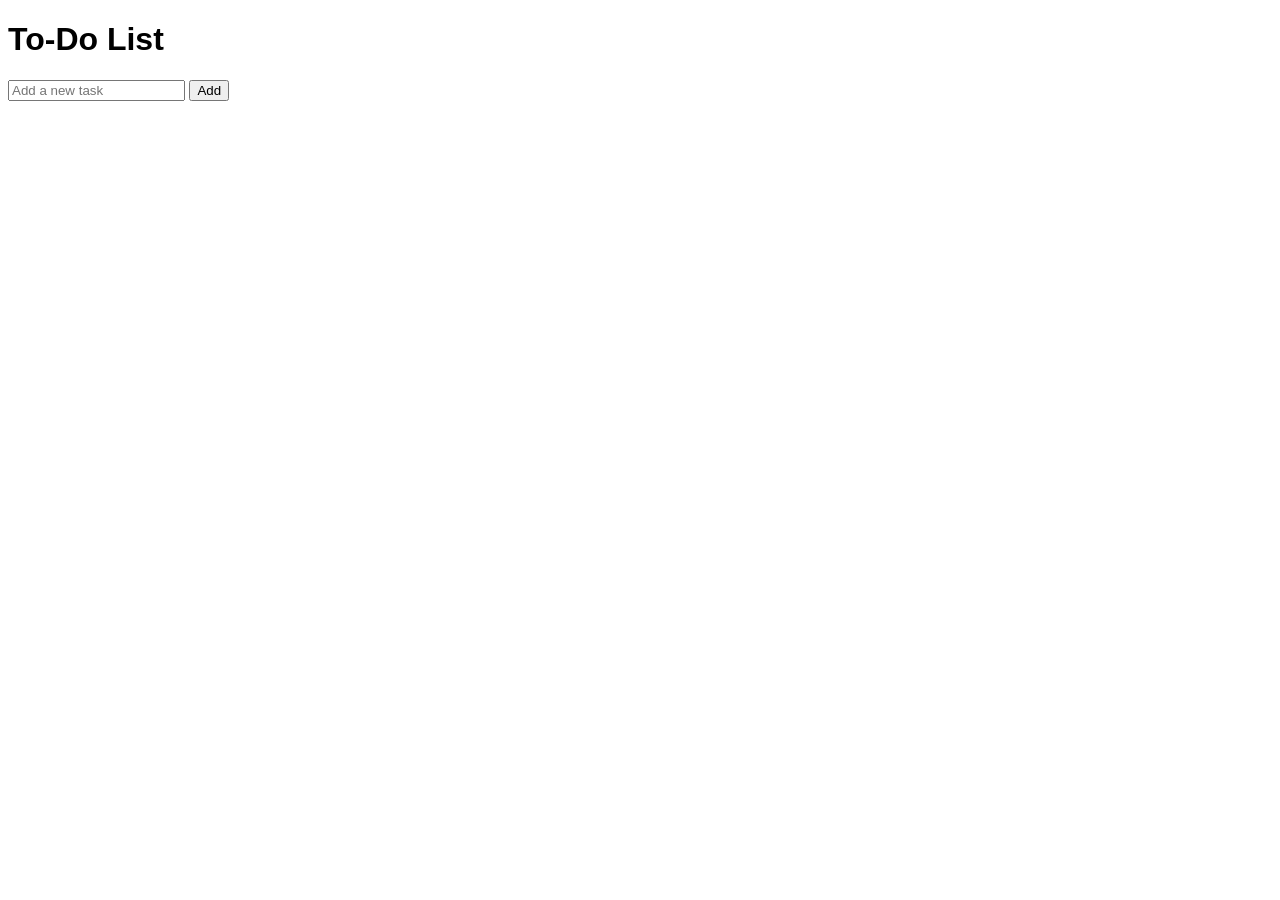
<file: index.html>
<!DOCTYPE html>
<html lang="en">
<head>
    <meta charset="UTF-8">
    <meta name="viewport" content="width=device-width, initial-scale=1.0">
    <title>To-Do List</title>
    <style>
        body { font-family: Arial, sans-serif; }
        #todoForm { margin-bottom: 20px; }
        #todoList { list-style-type: none; padding: 0; }
    </style>
</head>
<body>
    <h1>To-Do List</h1>
    <form id="todoForm">
        <input type="text" id="todoInput" placeholder="Add a new task" required />
        <button type="submit">Add</button>
    </form>
    <ul id="todoList"></ul>

    <script>
        const todoForm = document.getElementById('todoForm');
        const todoInput = document.getElementById('todoInput');
        const todoList = document.getElementById('todoList');

        // Load todos from local storage
        const todos = JSON.parse(localStorage.getItem('todos')) || [];
        todos.forEach(todo => addTodoToList(todo));

        todoForm.addEventListener('submit', (event) => {
            event.preventDefault();
            const newTodo = todoInput.value;
            todos.push(newTodo);
            localStorage.setItem('todos', JSON.stringify(todos));
            addTodoToList(newTodo);
            todoInput.value = '';
        });

        function addTodoToList(todo) {
            const li = document.createElement('li');
            li.textContent = todo;
            todoList.appendChild(li);
        }
    </script>
</body>
</html>
</file>
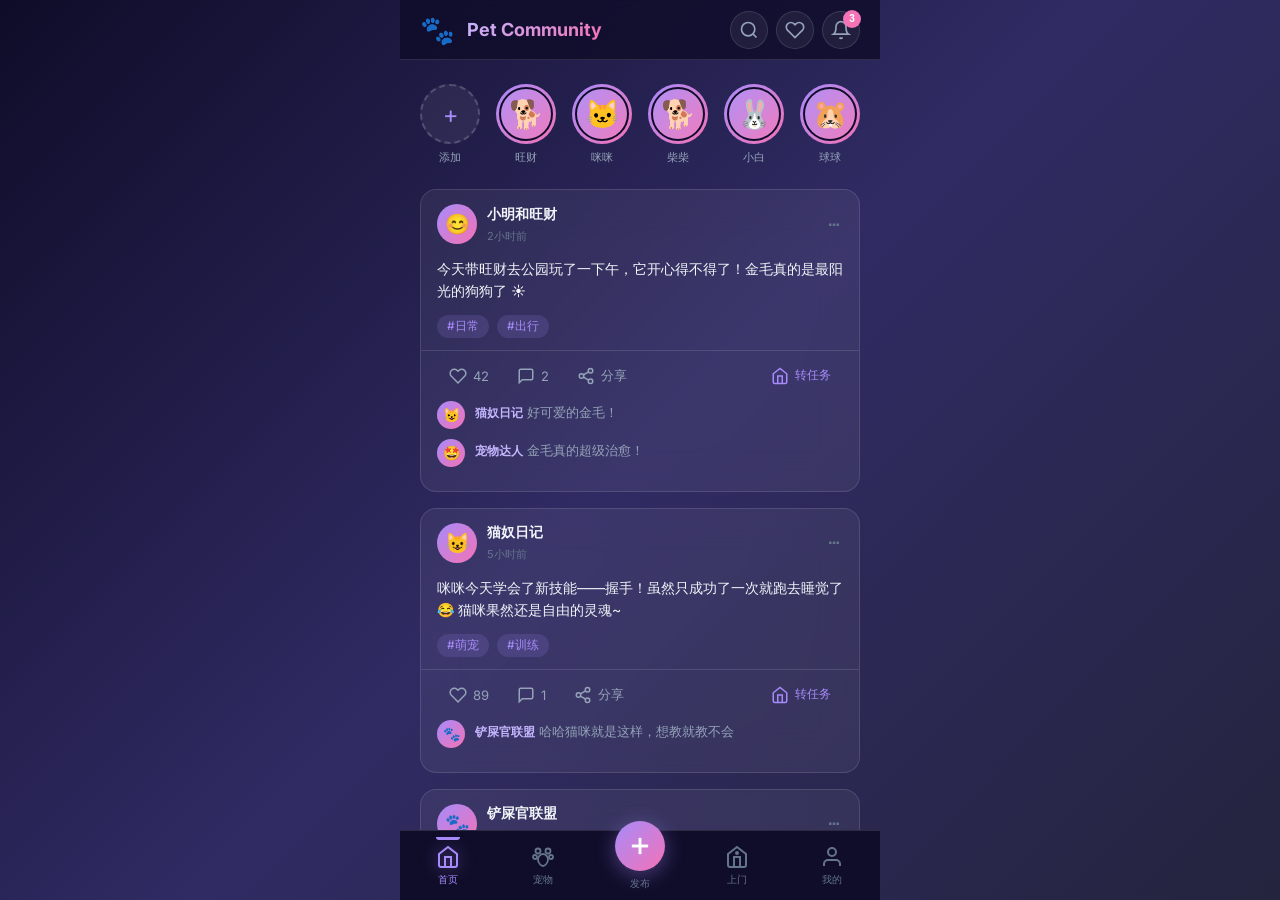
<file: pet-community-app/index.html>
<!DOCTYPE html>
<html lang="zh-CN">

<head>
    <meta charset="UTF-8">
    <meta name="viewport" content="width=device-width, initial-scale=1.0, maximum-scale=1.0, user-scalable=no">
    <meta name="description" content="Pet Community - 宠物社区，分享宠物生活，发现宠物服务">
    <title>Pet Community 宠物社区</title>
    <link rel="preconnect" href="https://fonts.googleapis.com">
    <link href="https://fonts.googleapis.com/css2?family=Inter:wght@300;400;500;600;700;800&display=swap"
        rel="stylesheet">
    <link rel="stylesheet" href="css/style.css">
</head>

<body>
    <div class="app-container">
        <!-- 顶部导航栏 -->
        <header class="app-header" id="appHeader">
            <div class="header-left">
                <div class="header-logo">🐾</div>
                <div class="header-info">
                    <h1>Pet Community</h1>
                </div>
            </div>
            <div class="header-right">
                <button class="icon-btn" id="searchBtn" title="搜索">
                    <svg width="20" height="20" viewBox="0 0 24 24" fill="none" stroke="currentColor" stroke-width="2">
                        <circle cx="11" cy="11" r="8"></circle>
                        <path d="M21 21l-4.35-4.35"></path>
                    </svg>
                </button>
                <button class="icon-btn" id="headerAdoptBtn" title="领养中心">
                    <svg width="20" height="20" viewBox="0 0 24 24" fill="none" stroke="currentColor" stroke-width="2">
                        <path d="M20.84 4.61a5.5 5.5 0 0 0-7.78 0L12 5.67l-1.06-1.06a5.5 5.5 0 0 0-7.78 7.78l1.06 1.06L12 21.23l7.78-7.78 1.06-1.06a5.5 5.5 0 0 0 0-7.78z"></path>
                    </svg>
                </button>
                <button class="icon-btn" id="notifBtn" title="通知">
                    <svg width="20" height="20" viewBox="0 0 24 24" fill="none" stroke="currentColor" stroke-width="2">
                        <path d="M18 8A6 6 0 0 0 6 8c0 7-3 9-3 9h18s-3-2-3-9"></path>
                        <path d="M13.73 21a2 2 0 0 1-3.46 0"></path>
                    </svg>
                    <span class="badge" id="notifBadge">3</span>
                </button>
            </div>
        </header>

        <!-- 页面容器 -->
        <main class="page-container">

            <!-- ========== 首页 - 社区动态 ========== -->
            <section class="page active" id="pageCommunity">
                <div class="page-scroll">
                    <!-- 宠物故事滑动 -->
                    <div class="stories-section">
                        <div class="stories-scroll" id="storiesScroll">
                            <!-- 由JS动态生成 -->
                        </div>
                    </div>

                    <!-- 动态列表 -->
                    <div id="postList">
                        <!-- 由JS动态生成 -->
                    </div>
                </div>
            </section>

            <!-- ========== 宠物档案页面 ========== -->
            <section class="page" id="pagePets">
                <div class="page-scroll">
                    <!-- 我的宠物 -->
                    <div class="section-header">
                        <h2 class="section-title">🐾 我的宠物</h2>
                    </div>
                    <div class="my-pets-scroll" id="myPetsScroll">
                        <!-- 由JS动态生成 -->
                    </div>

                    <!-- 宠物详情区域 -->
                    <div id="petDetailSection">
                        <!-- 由JS动态显示选中宠物的详情 -->
                    </div>

                    <!-- 健康记录 -->
                    <div class="health-section" id="healthSection">
                        <div class="section-header">
                            <h2 class="section-title">📋 健康记录</h2>
                            <button class="section-link" id="addHealthBtn">+ 添加</button>
                        </div>
                        <div class="health-timeline" id="healthTimeline">
                            <!-- 由JS动态生成 -->
                        </div>
                    </div>
                </div>
            </section>

            <!-- ========== 附近服务页面 ========== -->
            <section class="page" id="pageServices">
                <div class="page-scroll">
                    <div class="section-header">
                        <h2 class="section-title">📍 附近服务</h2>
                    </div>

                    <!-- 搜索 -->
                    <div class="search-bar">
                        <svg width="18" height="18" viewBox="0 0 24 24" fill="none" stroke="currentColor"
                            stroke-width="2">
                            <circle cx="11" cy="11" r="8"></circle>
                            <path d="M21 21l-4.35-4.35"></path>
                        </svg>
                        <input type="text" id="serviceSearch" placeholder="搜索宠物医院、美容店...">
                    </div>

                    <!-- 分类筛选 -->
                    <div class="filter-tags" id="serviceFilters">
                        <button class="filter-tag active" data-filter="all">全部</button>
                        <button class="filter-tag" data-filter="hospital">🏥 医院</button>
                        <button class="filter-tag" data-filter="grooming">✂️ 美容</button>
                        <button class="filter-tag" data-filter="park">🌳 乐园</button>
                        <button class="filter-tag" data-filter="shop">🛍️ 商店</button>
                        <button class="filter-tag" data-filter="training">🎓 训练</button>
                    </div>

                    <!-- 服务列表 -->
                    <div id="serviceList">
                        <!-- 由JS动态生成 -->
                    </div>
                </div>
            </section>

            <!-- ========== 领养中心页面 ========== -->
            <section class="page" id="pageAdoption">
                <div class="page-scroll">
                    <div class="section-header">
                        <h2 class="section-title">💕 领养中心</h2>
                    </div>

                    <!-- 领养统计 -->
                    <div class="adopt-stats">
                        <div class="adopt-stat-card">
                            <div class="adopt-stat-num" id="adoptWaiting">28</div>
                            <div class="adopt-stat-label">待领养</div>
                        </div>
                        <div class="adopt-stat-card">
                            <div class="adopt-stat-num" id="adoptSuccess">156</div>
                            <div class="adopt-stat-label">已领养</div>
                        </div>
                        <div class="adopt-stat-card">
                            <div class="adopt-stat-num" id="adoptVolunteer">42</div>
                            <div class="adopt-stat-label">志愿者</div>
                        </div>
                    </div>

                    <!-- 筛选 -->
                    <div class="filter-tags" id="adoptFilters">
                        <button class="filter-tag active" data-filter="all">全部</button>
                        <button class="filter-tag" data-filter="dog">🐕 狗狗</button>
                        <button class="filter-tag" data-filter="cat">🐱 猫咪</button>
                        <button class="filter-tag" data-filter="rabbit">🐰 兔子</button>
                        <button class="filter-tag" data-filter="other">🐹 其他</button>
                    </div>

                    <!-- 领养列表 -->
                    <div class="adopt-grid" id="adoptGrid">
                        <!-- 由JS动态生成 -->
                    </div>
                </div>
            </section>

            <!-- ========== 上门服务页面 ========== -->
            <section class="page" id="pageDoorService">
                <div class="page-scroll">
                    <div class="section-header">
                        <h2 class="section-title">🏠 上门服务</h2>
                        <button class="section-link" id="publishTaskBtn">+ 发布任务</button>
                    </div>

                    <!-- 统计卡片 -->
                    <div class="adopt-stats">
                        <div class="adopt-stat-card">
                            <div class="adopt-stat-num" id="doorTaskOpen">0</div>
                            <div class="adopt-stat-label">待认领</div>
                        </div>
                        <div class="adopt-stat-card">
                            <div class="adopt-stat-num" id="doorTaskClaimed">0</div>
                            <div class="adopt-stat-label">进行中</div>
                        </div>
                        <div class="adopt-stat-card">
                            <div class="adopt-stat-num" id="doorTaskCompleted">0</div>
                            <div class="adopt-stat-label">已完成</div>
                        </div>
                    </div>

                    <!-- 类型筛选 -->
                    <div class="filter-tags" id="doorTypeFilters">
                        <button class="filter-tag active" data-filter="all">全部</button>
                        <button class="filter-tag" data-filter="feeding">🍽️ 上门喂养</button>
                        <button class="filter-tag" data-filter="walking">🦮 上门遛狗</button>
                    </div>

                    <!-- 状态筛选 -->
                    <div class="filter-tags" id="doorStatusFilters" style="padding-top:0;">
                        <button class="filter-tag active" data-filter="all">全部状态</button>
                        <button class="filter-tag" data-filter="open">🟡 待认领</button>
                        <button class="filter-tag" data-filter="claimed">🔵 进行中</button>
                        <button class="filter-tag" data-filter="completed">🟢 已完成</button>
                    </div>

                    <!-- 任务列表 -->
                    <div id="doorTaskList">
                        <!-- 由JS动态生成 -->
                    </div>
                </div>
            </section>

            <!-- ========== 个人中心页面 ========== -->
            <section class="page" id="pageProfile">
                <div class="page-scroll">
                    <!-- 个人信息 -->
                    <div class="profile-header">
                        <div class="profile-avatar">
                            😊
                            <div class="edit-badge">✏️</div>
                        </div>
                        <div class="profile-name" id="profileName">宠物爱好者</div>
                        <div class="profile-bio" id="profileBio">爱宠物，爱生活 🐾</div>
                    </div>

                    <!-- 统计数据 -->
                    <div class="profile-stats">
                        <div class="profile-stat">
                            <div class="profile-stat-num" id="profilePosts">12</div>
                            <div class="profile-stat-label">帖子</div>
                        </div>
                        <div class="profile-stat">
                            <div class="profile-stat-num" id="profileFollowers">256</div>
                            <div class="profile-stat-label">粉丝</div>
                        </div>
                        <div class="profile-stat">
                            <div class="profile-stat-num" id="profileFollowing">89</div>
                            <div class="profile-stat-label">关注</div>
                        </div>
                    </div>

                    <!-- 菜单 - 我的内容 -->
                    <div class="menu-section">
                        <div class="menu-section-title">我的内容</div>
                        <div class="menu-list">
                            <div class="menu-item" data-action="myPosts">
                                <span class="menu-icon">📝</span>
                                <span class="menu-text">我的帖子</span>
                                <span class="menu-arrow">›</span>
                            </div>
                            <div class="menu-item" data-action="myFavorites">
                                <span class="menu-icon">⭐</span>
                                <span class="menu-text">我的收藏</span>
                                <span class="menu-badge">5</span>
                                <span class="menu-arrow">›</span>
                            </div>
                            <div class="menu-item" data-action="myAlbum">
                                <span class="menu-icon">📸</span>
                                <span class="menu-text">宠物相册</span>
                                <span class="menu-arrow">›</span>
                            </div>
                        </div>
                    </div>

                    <!-- 菜单 - 服务 -->
                    <div class="menu-section">
                        <div class="menu-section-title">服务</div>
                        <div class="menu-list">
                            <div class="menu-item" data-action="nearbyServices">
                                <span class="menu-icon">🏪</span>
                                <span class="menu-text">附近服务</span>
                                <span class="menu-arrow">›</span>
                            </div>
                            <div class="menu-item" data-action="adoptRecord">
                                <span class="menu-icon">💕</span>
                                <span class="menu-text">领养记录</span>
                                <span class="menu-arrow">›</span>
                            </div>
                            <div class="menu-item" data-action="appointment">
                                <span class="menu-icon">📅</span>
                                <span class="menu-text">预约记录</span>
                                <span class="menu-badge">2</span>
                                <span class="menu-arrow">›</span>
                            </div>
                            <div class="menu-item" data-action="orders">
                                <span class="menu-icon">📦</span>
                                <span class="menu-text">我的订单</span>
                                <span class="menu-arrow">›</span>
                            </div>
                        </div>
                    </div>

                    <!-- 菜单 - 设置 -->
                    <div class="menu-section">
                        <div class="menu-section-title">设置</div>
                        <div class="menu-list">
                            <div class="menu-item" data-action="settings">
                                <span class="menu-icon">⚙️</span>
                                <span class="menu-text">应用设置</span>
                                <span class="menu-arrow">›</span>
                            </div>
                            <div class="menu-item" data-action="help">
                                <span class="menu-icon">❓</span>
                                <span class="menu-text">帮助与反馈</span>
                                <span class="menu-arrow">›</span>
                            </div>
                            <div class="menu-item" data-action="about">
                                <span class="menu-icon">ℹ️</span>
                                <span class="menu-text">关于我们</span>
                                <span class="menu-arrow">›</span>
                            </div>
                        </div>
                    </div>
                </div>
            </section>
        </main>

        <!-- 底部导航栏 -->
        <nav class="bottom-nav">
            <button class="nav-item active" data-page="pageCommunity">
                <svg class="nav-icon" width="24" height="24" viewBox="0 0 24 24" fill="none" stroke="currentColor"
                    stroke-width="2">
                    <path d="M3 9l9-7 9 7v11a2 2 0 0 1-2 2H5a2 2 0 0 1-2-2z"></path>
                    <polyline points="9 22 9 12 15 12 15 22"></polyline>
                </svg>
                <span>首页</span>
            </button>
            <button class="nav-item" data-page="pagePets">
                <svg class="nav-icon" width="24" height="24" viewBox="0 0 24 24" fill="none" stroke="currentColor"
                    stroke-width="1.8">
                    <path d="M12 21c-1.5 0-5-2.5-5-6.5C7 11.5 9.5 9 12 9s5 2.5 5 5.5c0 4-3.5 6.5-5 6.5z"></path>
                    <circle cx="7" cy="6" r="2.5"></circle>
                    <circle cx="17" cy="6" r="2.5"></circle>
                    <circle cx="4" cy="12" r="2"></circle>
                    <circle cx="20" cy="12" r="2"></circle>
                </svg>
                <span>宠物</span>
            </button>
            <button class="nav-item center-btn" id="centerPublishBtn">
                <div class="center-icon">
                    <svg width="28" height="28" viewBox="0 0 24 24" fill="none" stroke="currentColor"
                        stroke-width="2.5">
                        <line x1="12" y1="5" x2="12" y2="19"></line>
                        <line x1="5" y1="12" x2="19" y2="12"></line>
                    </svg>
                </div>
                <span>发布</span>
            </button>
            <button class="nav-item" data-page="pageDoorService">
                <svg class="nav-icon" width="24" height="24" viewBox="0 0 24 24" fill="none" stroke="currentColor"
                    stroke-width="2">
                    <path d="M3 9l9-7 9 7v11a2 2 0 0 1-2 2H5a2 2 0 0 1-2-2z"></path>
                    <path d="M9 22V12h6v10"></path>
                    <circle cx="12" cy="8" r="1" fill="currentColor"></circle>
                </svg>
                <span>上门</span>
            </button>
            <button class="nav-item" data-page="pageProfile">
                <svg class="nav-icon" width="24" height="24" viewBox="0 0 24 24" fill="none" stroke="currentColor"
                    stroke-width="2">
                    <path d="M20 21v-2a4 4 0 0 0-4-4H8a4 4 0 0 0-4 4v2"></path>
                    <circle cx="12" cy="7" r="4"></circle>
                </svg>
                <span>我的</span>
            </button>
        </nav>

        <!-- ========== 发布动态弹窗 ========== -->
        <div class="modal-overlay" id="publishModal">
            <div class="modal-content">
                <div class="modal-header">
                    <h3>📝 发布动态</h3>
                    <button class="close-btn" id="closePublishModal">✕</button>
                </div>
                <form id="publishForm">
                    <div class="form-group">
                        <label class="form-label">内容</label>
                        <textarea class="form-textarea" id="publishText" placeholder="分享你和宠物的故事..."></textarea>
                    </div>
                    <div class="form-group">
                        <label class="form-label">选择宠物</label>
                        <div class="option-group" id="publishPetSelect">
                            <!-- 由JS动态生成 -->
                        </div>
                    </div>
                    <div class="form-group">
                        <label class="form-label">添加标签</label>
                        <div class="option-group" id="publishTagSelect">
                            <button type="button" class="option-btn" data-tag="日常">📷 日常</button>
                            <button type="button" class="option-btn" data-tag="萌宠">🥰 萌宠</button>
                            <button type="button" class="option-btn" data-tag="美食">🍖 美食</button>
                            <button type="button" class="option-btn" data-tag="健康">💊 健康</button>
                            <button type="button" class="option-btn" data-tag="训练">🎾 训练</button>
                            <button type="button" class="option-btn" data-tag="出行">🚗 出行</button>
                        </div>
                    </div>
                    <button type="submit" class="submit-btn">发布</button>
                </form>
            </div>
        </div>

        <!-- ========== 添加宠物弹窗 ========== -->
        <div class="modal-overlay" id="addPetModal">
            <div class="modal-content">
                <div class="modal-header">
                    <h3>🐾 添加宠物</h3>
                    <button class="close-btn" id="closeAddPetModal">✕</button>
                </div>
                <form id="addPetForm">
                    <div class="form-group">
                        <label class="form-label">宠物类型</label>
                        <div class="option-group" id="petTypeSelect">
                            <button type="button" class="option-btn selected" data-type="dog" data-emoji="🐕">🐕 狗狗</button>
                            <button type="button" class="option-btn" data-type="cat" data-emoji="🐱">🐱 猫咪</button>
                            <button type="button" class="option-btn" data-type="rabbit" data-emoji="🐰">🐰 兔子</button>
                            <button type="button" class="option-btn" data-type="bird" data-emoji="🐦">🐦 鸟类</button>
                            <button type="button" class="option-btn" data-type="fish" data-emoji="🐟">🐟 鱼类</button>
                            <button type="button" class="option-btn" data-type="hamster" data-emoji="🐹">🐹 仓鼠</button>
                        </div>
                    </div>
                    <div class="form-group">
                        <label class="form-label">宠物名称</label>
                        <input type="text" class="form-input" id="petNameInput" placeholder="给你的宠物起个名字" required>
                    </div>
                    <div class="form-group">
                        <label class="form-label">品种</label>
                        <input type="text" class="form-input" id="petBreedInput" placeholder="例如：金毛、布偶猫">
                    </div>
                    <div class="form-row">
                        <div class="form-group">
                            <label class="form-label">年龄</label>
                            <input type="text" class="form-input" id="petAgeInput" placeholder="例如：2岁">
                        </div>
                        <div class="form-group">
                            <label class="form-label">性别</label>
                            <div class="option-group" id="petGenderSelect">
                                <button type="button" class="option-btn selected" data-gender="male">♂ 公</button>
                                <button type="button" class="option-btn" data-gender="female">♀ 母</button>
                            </div>
                        </div>
                    </div>
                    <div class="form-group">
                        <label class="form-label">体重（kg）</label>
                        <input type="number" class="form-input" id="petWeightInput" placeholder="输入体重" step="0.1"
                            min="0">
                    </div>
                    <button type="submit" class="submit-btn">确认添加</button>
                </form>
            </div>
        </div>

        <!-- ========== 添加健康记录弹窗 ========== -->
        <div class="modal-overlay" id="addHealthModal">
            <div class="modal-content">
                <div class="modal-header">
                    <h3>💊 添加健康记录</h3>
                    <button class="close-btn" id="closeHealthModal">✕</button>
                </div>
                <form id="healthForm">
                    <div class="form-group">
                        <label class="form-label">记录类型</label>
                        <div class="option-group" id="healthTypeSelect">
                            <button type="button" class="option-btn selected" data-type="vaccine">💉 疫苗</button>
                            <button type="button" class="option-btn" data-type="deworm">💊 驱虫</button>
                            <button type="button" class="option-btn" data-type="checkup">🩺 体检</button>
                        </div>
                    </div>
                    <div class="form-group">
                        <label class="form-label">选择宠物</label>
                        <div class="option-group" id="healthPetSelect">
                            <!-- 由JS动态生成 -->
                        </div>
                    </div>
                    <div class="form-group">
                        <label class="form-label">记录名称</label>
                        <input type="text" class="form-input" id="healthName" placeholder="例如：狂犬疫苗第2针">
                    </div>
                    <div class="form-group">
                        <label class="form-label">日期</label>
                        <input type="date" class="form-input" id="healthDate">
                    </div>
                    <div class="form-group">
                        <label class="form-label">备注</label>
                        <input type="text" class="form-input" id="healthNote" placeholder="选填">
                    </div>
                    <button type="submit" class="submit-btn">确认添加</button>
                </form>
            </div>
        </div>

        <!-- ========== 领养详情弹窗 ========== -->
        <div class="modal-overlay" id="adoptDetailModal">
            <div class="modal-content">
                <div class="modal-header">
                    <h3>💕 领养详情</h3>
                    <button class="close-btn" id="closeAdoptDetailModal">✕</button>
                </div>
                <div id="adoptDetailContent">
                    <!-- 由JS动态生成 -->
                </div>
            </div>
        </div>

        <!-- ========== 发布上门服务任务弹窗 ========== -->
        <div class="modal-overlay" id="publishTaskModal">
            <div class="modal-content">
                <div class="modal-header">
                    <h3>🏠 发布上门服务</h3>
                    <button class="close-btn" id="closePublishTaskModal">✕</button>
                </div>
                <form id="publishTaskForm">
                    <div class="form-group">
                        <label class="form-label">服务类型</label>
                        <div class="option-group" id="taskTypeSelect">
                            <button type="button" class="option-btn selected" data-type="feeding">🍽️ 上门喂养</button>
                            <button type="button" class="option-btn" data-type="walking">🦮 上门遛狗</button>
                        </div>
                    </div>
                    <div class="form-group">
                        <label class="form-label">任务标题</label>
                        <input type="text" class="form-input" id="taskTitleInput" placeholder="例如：需要上门喂猫3天" required>
                    </div>
                    <div class="form-group">
                        <label class="form-label">详细描述</label>
                        <textarea class="form-textarea" id="taskDescInput" placeholder="描述具体需求，如喂养次数、注意事项等..."></textarea>
                    </div>
                    <div class="form-group">
                        <label class="form-label">选择宠物</label>
                        <div class="option-group" id="taskPetSelect">
                            <!-- 由JS动态生成 -->
                        </div>
                    </div>
                    <div class="form-group">
                        <label class="form-label">服务地址</label>
                        <input type="text" class="form-input" id="taskAddressInput" placeholder="例如：朝阳区xxx小区" required>
                    </div>
                    <div class="form-row">
                        <div class="form-group">
                            <label class="form-label">服务时间</label>
                            <input type="text" class="form-input" id="taskDateInput" placeholder="例如：4月5日-4月7日">
                        </div>
                        <div class="form-group">
                            <label class="form-label">报酬（元/天）</label>
                            <input type="number" class="form-input" id="taskRewardInput" placeholder="不填则为面议" min="0">
                        </div>
                    </div>
                    <button type="submit" class="submit-btn">发布任务</button>
                </form>
            </div>
        </div>

        <!-- ========== 上门服务任务详情弹窗 ========== -->
        <div class="modal-overlay" id="taskDetailModal">
            <div class="modal-content">
                <div class="modal-header">
                    <h3>🏠 任务详情</h3>
                    <button class="close-btn" id="closeTaskDetailModal">✕</button>
                </div>
                <div id="taskDetailContent">
                    <!-- 由JS动态生成 -->
                </div>
            </div>
        </div>

        <!-- ========== 服务预约表单弹窗 ========== -->
        <div class="modal-overlay" id="appointmentModal">
            <div class="modal-content">
                <div class="modal-header">
                    <h3>📅 预约服务</h3>
                    <button class="close-btn" onclick="App.closeModal('appointmentModal')">✕</button>
                </div>
                <form id="appointmentForm">
                    <div style="font-size:16px;font-weight:700;color:var(--primary-light);margin-bottom:16px;text-align:center;" id="aptServiceName">服务名称</div>
                    
                    <div class="form-group">
                        <label class="form-label">服务对象（宠物）</label>
                        <div class="option-group" id="aptPetSelect">
                            <!-- JS渲染 -->
                        </div>
                    </div>
                    
                    <div class="form-row">
                        <div class="form-group">
                            <label class="form-label">服务日期</label>
                            <input type="date" class="form-input" id="aptDateInput" required>
                        </div>
                        <div class="form-group">
                            <label class="form-label">具体时间</label>
                            <input type="time" class="form-input" id="aptTimeInput" required>
                        </div>
                    </div>
                    
                    <div class="form-group">
                        <label class="form-label">额外要求 (多选)</label>
                        <div class="option-group" id="aptReqSelect">
                            <button type="button" class="option-btn" onclick="this.classList.toggle('selected')">🚗 需要接送</button>
                            <button type="button" class="option-btn" onclick="this.classList.toggle('selected')">✂️ 需要剪指甲</button>
                            <button type="button" class="option-btn" onclick="this.classList.toggle('selected')">🥩 自带干粮</button>
                            <button type="button" class="option-btn" onclick="this.classList.toggle('selected')">✨ 优先安排</button>
                        </div>
                    </div>
                    
                    <div class="form-group">
                        <label class="form-label">备注叮嘱</label>
                        <textarea class="form-textarea" id="aptNotesInput" placeholder="可以在此备注宠物的一些特殊小习惯等..."></textarea>
                    </div>
                    <button type="submit" class="submit-btn" style="background:var(--success);">提交预约</button>
                </form>
            </div>
        </div>

        <!-- ========== 预约记录弹窗 ========== -->
        <div class="modal-overlay" id="appointmentRecordModal">
            <div class="modal-content">
                <div class="modal-header">
                    <h3>📅 我的预约记录</h3>
                    <button class="close-btn" onclick="App.closeModal('appointmentRecordModal')">✕</button>
                </div>
                <div id="aptRecordList" style="max-height: 60vh; overflow-y: auto;">
                    <!-- JS动态渲染 -->
                </div>
            </div>
        </div>

        <!-- Toast提示 -->
        <div class="toast" id="toast"></div>
    </div>

    <!-- JavaScript 文件 -->
    <script src="js/app.js"></script>
    <script src="js/community.js"></script>
    <script src="js/pets.js"></script>
    <script src="js/services.js"></script>
    <script src="js/adoption.js"></script>
    <script src="js/doorservice.js"></script>
    <script src="js/appointment.js"></script>
    <script src="js/profile.js"></script>
</body>

</html>
</file>
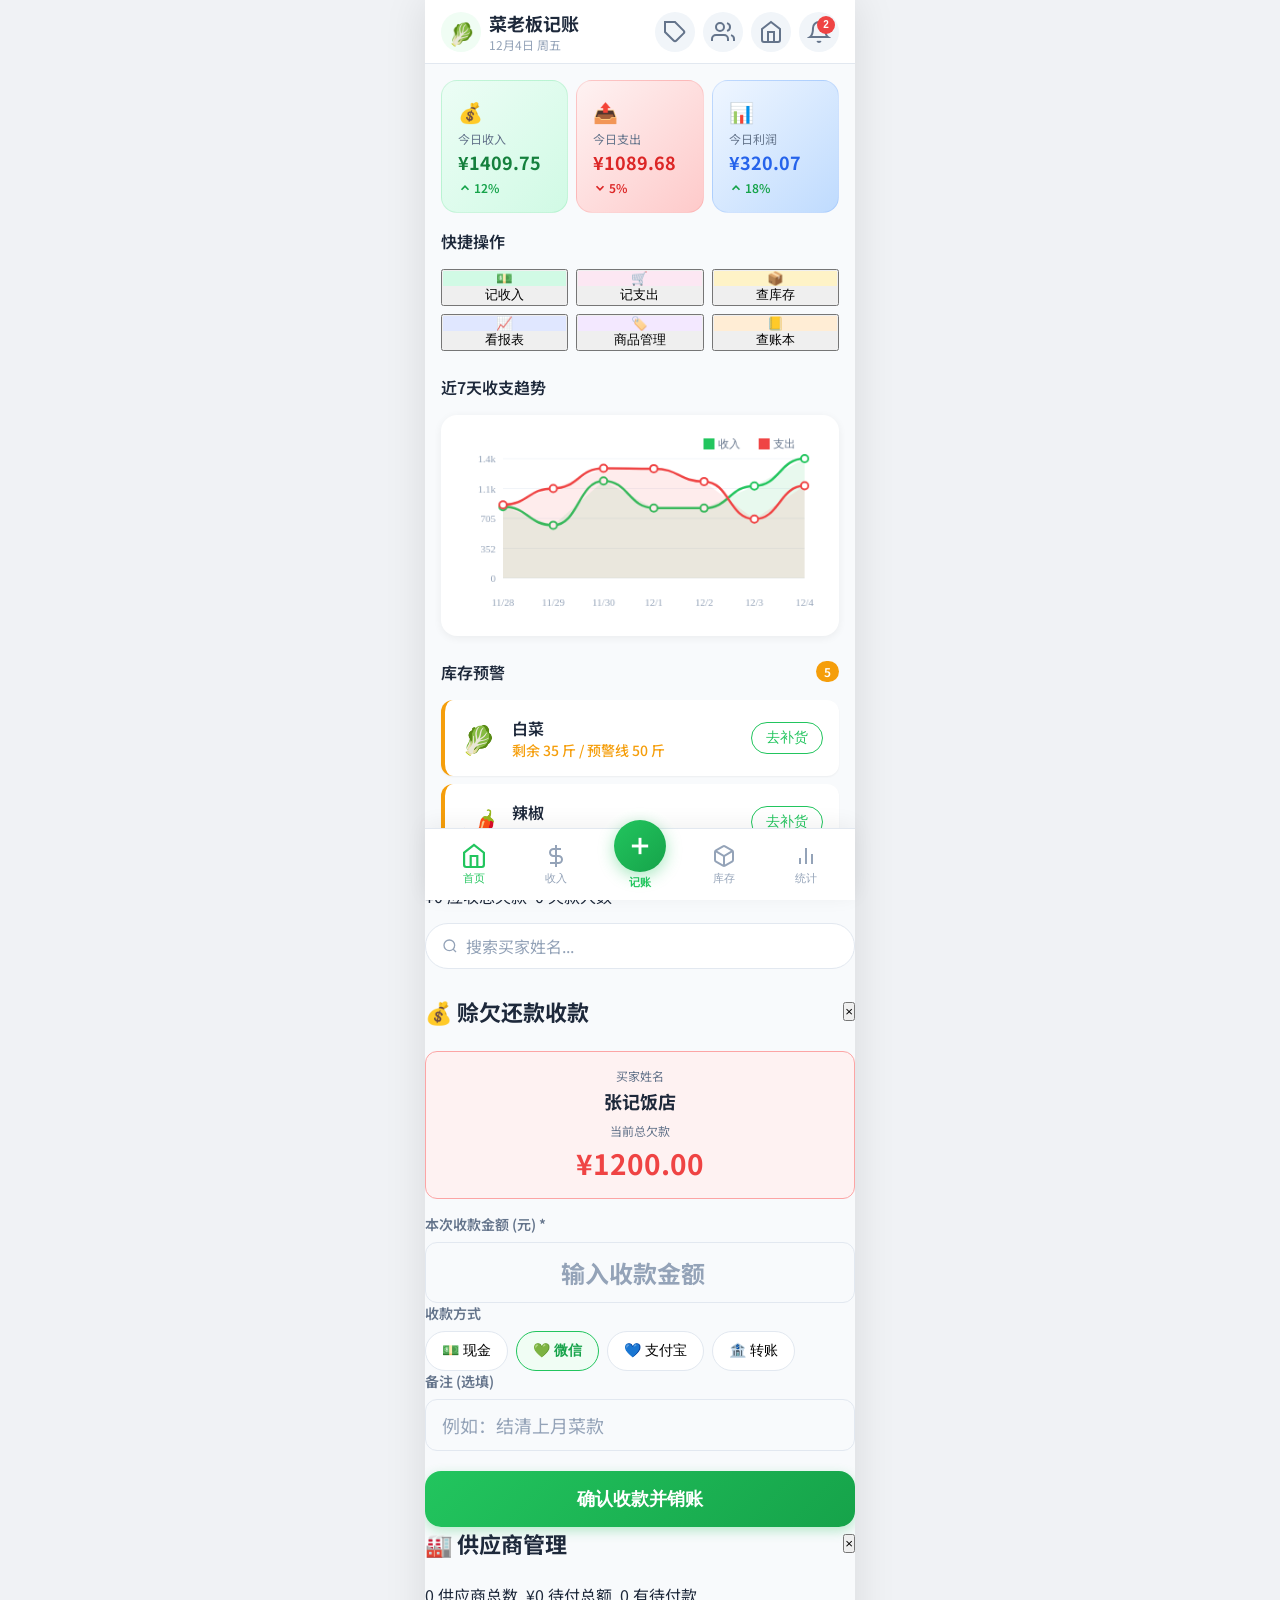
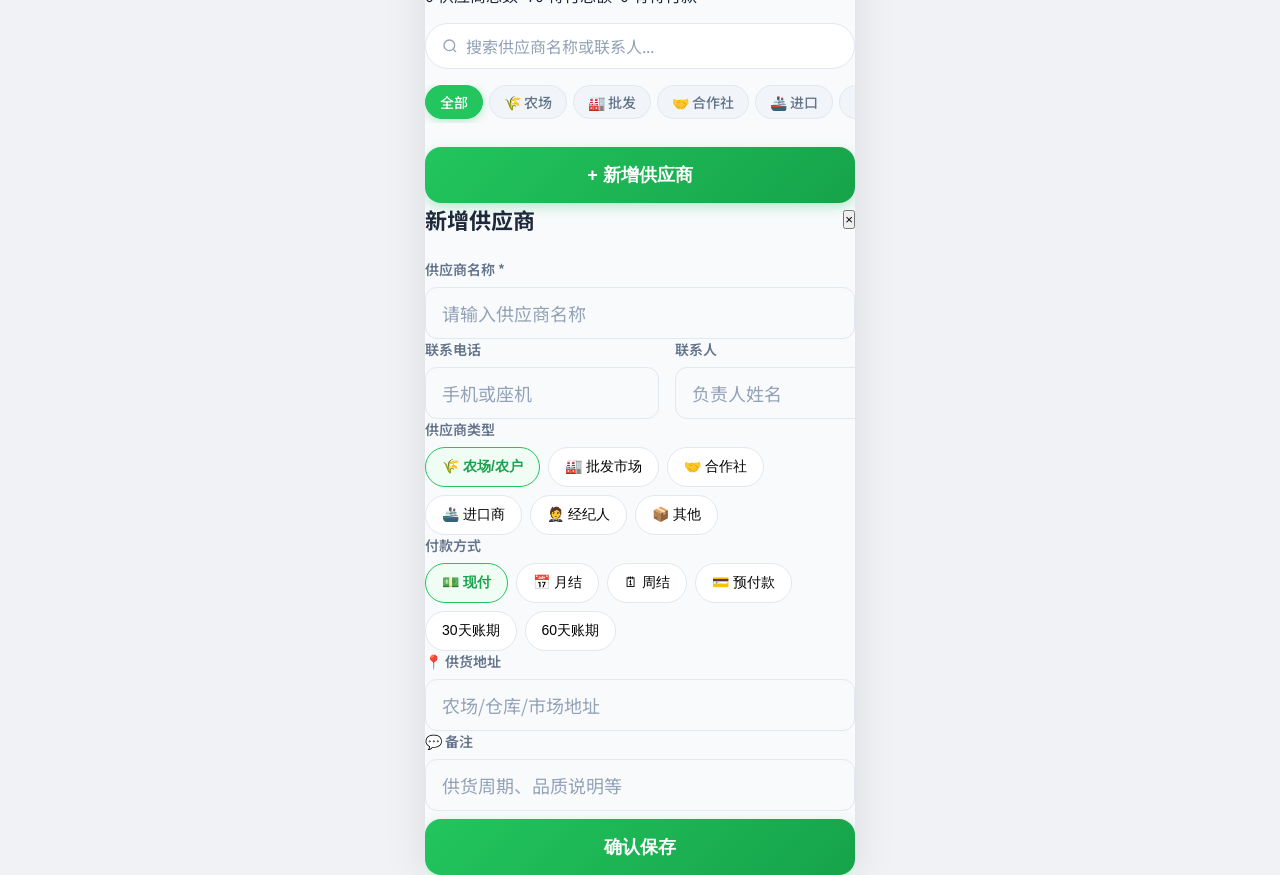
<file: veggie-boss-app/index.html>
<!DOCTYPE html>
<html lang="zh-CN">

<head>
    <meta charset="UTF-8">
    <meta name="viewport" content="width=device-width, initial-scale=1.0, maximum-scale=1.0, user-scalable=no">
    <meta name="description" content="蔬菜批发记账助手 - 轻松管理每日收支和库存">
    <title>菜老板记账</title>
    <link rel="preconnect" href="https://fonts.googleapis.com">
    <link href="https://fonts.googleapis.com/css2?family=Noto+Sans+SC:wght@400;500;600;700;900&display=swap"
        rel="stylesheet">
    <link rel="stylesheet" href="css/style.css">
</head>

<body>
    <div class="app-container">
        <!-- 顶部状态栏 -->
        <header class="app-header" id="appHeader">
            <div class="header-left">
                <div class="avatar">🥬</div>
                <div class="header-info">
                    <h1 class="header-title">菜老板记账</h1>
                    <p class="header-date" id="headerDate"></p>
                </div>
            </div>
            <div class="header-right">
                <button class="icon-btn" id="openProductsBtn" title="商品管理">
                    <svg width="24" height="24" viewBox="0 0 24 24" fill="none" stroke="currentColor" stroke-width="2">
                        <path d="M20.59 13.41l-7.17 7.17a2 2 0 0 1-2.83 0L2 12V2h10l8.59 8.59a2 2 0 0 1 0 2.82z"></path>
                        <line x1="7" y1="7" x2="7.01" y2="7"></line>
                    </svg>
                </button>
                <button class="icon-btn" id="openBuyersBtn" title="买家管理">
                    <svg width="24" height="24" viewBox="0 0 24 24" fill="none" stroke="currentColor" stroke-width="2">
                        <path d="M17 21v-2a4 4 0 0 0-4-4H5a4 4 0 0 0-4 4v2"></path>
                        <circle cx="9" cy="7" r="4"></circle>
                        <path d="M23 21v-2a4 4 0 0 0-3-3.87"></path>
                        <path d="M16 3.13a4 4 0 0 1 0 7.75"></path>
                    </svg>
                </button>
                <button class="icon-btn" id="openSuppliersBtn" title="供应商管理">
                    <svg width="24" height="24" viewBox="0 0 24 24" fill="none" stroke="currentColor" stroke-width="2">
                        <path d="M3 9l9-7 9 7v11a2 2 0 0 1-2 2H5a2 2 0 0 1-2-2z"></path>
                        <polyline points="9 22 9 12 15 12 15 22"></polyline>
                    </svg>
                </button>
                <button class="icon-btn" id="notifBtn" title="通知">
                    <svg width="24" height="24" viewBox="0 0 24 24" fill="none" stroke="currentColor" stroke-width="2">
                        <path d="M18 8A6 6 0 0 0 6 8c0 7-3 9-3 9h18s-3-2-3-9"></path>
                        <path d="M13.73 21a2 2 0 0 1-3.46 0"></path>
                    </svg>
                    <span class="badge" id="notifBadge">2</span>
                </button>
            </div>
        </header>

        <!-- 页面容器 -->
        <main class="page-container">
            <!-- 首页/仪表盘 -->
            <section class="page active" id="pageDashboard">
                <div class="page-scroll">
                    <!-- 今日概览卡片 -->
                    <div class="summary-cards">
                        <div class="summary-card income-card">
                            <div class="card-icon">💰</div>
                            <div class="card-info">
                                <span class="card-label">今日收入</span>
                                <span class="card-value" id="todayIncome">¥0.00</span>
                            </div>
                            <div class="card-trend up" id="incomeTrend">
                                <svg width="14" height="14" viewBox="0 0 24 24" fill="none" stroke="currentColor"
                                    stroke-width="3">
                                    <path d="M18 15l-6-6-6 6"></path>
                                </svg>
                                <span>12%</span>
                            </div>
                        </div>
                        <div class="summary-card expense-card">
                            <div class="card-icon">📤</div>
                            <div class="card-info">
                                <span class="card-label">今日支出</span>
                                <span class="card-value" id="todayExpense">¥0.00</span>
                            </div>
                            <div class="card-trend down" id="expenseTrend">
                                <svg width="14" height="14" viewBox="0 0 24 24" fill="none" stroke="currentColor"
                                    stroke-width="3">
                                    <path d="M6 9l6 6 6-6"></path>
                                </svg>
                                <span>5%</span>
                            </div>
                        </div>
                        <div class="summary-card profit-card">
                            <div class="card-icon">📊</div>
                            <div class="card-info">
                                <span class="card-label">今日利润</span>
                                <span class="card-value" id="todayProfit">¥0.00</span>
                            </div>
                            <div class="card-trend up" id="profitTrend">
                                <svg width="14" height="14" viewBox="0 0 24 24" fill="none" stroke="currentColor"
                                    stroke-width="3">
                                    <path d="M18 15l-6-6-6 6"></path>
                                </svg>
                                <span>18%</span>
                            </div>
                        </div>
                    </div>

                    <!-- 快捷操作 -->
                    <div class="section">
                        <h2 class="section-title">快捷操作</h2>
                        <div class="quick-actions">
                            <button class="action-btn" data-action="addIncome">
                                <div class="action-icon" style="background: #D1FAE5; color: #10B981;">💵</div>
                                <span>记收入</span>
                            </button>
                            <button class="action-btn" data-action="addExpense">
                                <div class="action-icon" style="background: #FCE7F3; color: #F43F5E;">🛒</div>
                                <span>记支出</span>
                            </button>
                            <button class="action-btn" data-action="checkInventory">
                                <div class="action-icon" style="background: #FEF3C7; color: #D97706;">📦</div>
                                <span>查库存</span>
                            </button>
                            <button class="action-btn" data-action="viewStats">
                                <div class="action-icon" style="background: #E0E7FF; color: #6366F1;">📈</div>
                                <span>看报表</span>
                            </button>
                            <button class="action-btn" data-action="manageProducts">
                                <div class="action-icon" style="background: #F3E8FF; color: #A855F7;">🏷️</div>
                                <span>商品管理</span>
                            </button>
                            <button class="action-btn" data-action="manageCredits">
                                <div class="action-icon" style="background: #FFEDD5; color: #EA580C;">📒</div>
                                <span>查账本</span>
                            </button>
                        </div>
                    </div>

                    <!-- 近7天趋势 -->
                    <div class="section">
                        <h2 class="section-title">近7天收支趋势</h2>
                        <div class="chart-card">
                            <canvas id="trendChart" width="380" height="200"></canvas>
                        </div>
                    </div>

                    <!-- 库存预警 -->
                    <div class="section">
                        <h2 class="section-title">
                            <span>库存预警</span>
                            <span class="warning-badge" id="warningCount">3</span>
                        </h2>
                        <div class="warning-list" id="warningList">
                            <!-- 由JS动态生成 -->
                        </div>
                    </div>

                    <!-- 今日流水 -->
                    <div class="section">
                        <h2 class="section-title">
                            <span>今日流水</span>
                            <button class="link-btn" data-action="viewAll">查看全部 →</button>
                        </h2>
                        <div class="transaction-list" id="todayTransactions">
                            <!-- 由JS动态生成 -->
                        </div>
                    </div>
                </div>
            </section>

            <!-- 收入页面 -->
            <section class="page" id="pageIncome">
                <div class="page-scroll">
                    <div class="page-header-bar">
                        <h2>收入记录</h2>
                        <button class="add-btn" id="addIncomeBtn">+ 新增收入</button>
                    </div>

                    <!-- 收入汇总 -->
                    <div class="mini-summary">
                        <div class="mini-item">
                            <span class="mini-label">今日收入</span>
                            <span class="mini-value income-text" id="incomeTodaySum">¥0.00</span>
                        </div>
                        <div class="mini-divider"></div>
                        <div class="mini-item">
                            <span class="mini-label">本月收入</span>
                            <span class="mini-value" id="incomeMonthSum">¥0.00</span>
                        </div>
                        <div class="mini-divider"></div>
                        <div class="mini-item">
                            <span class="mini-label">笔数</span>
                            <span class="mini-value" id="incomeTodayCount">0</span>
                        </div>
                    </div>

                    <!-- 收入列表 -->
                    <div class="record-list" id="incomeList">
                        <!-- 由JS动态生成 -->
                    </div>
                </div>
            </section>

            <!-- 记账页面（弹出层） -->
            <div class="modal-overlay" id="addRecordModal">
                <div class="modal-content">
                    <div class="modal-header">
                        <h3 id="modalTitle">记一笔</h3>
                        <button class="close-btn" id="closeModal">✕</button>
                    </div>

                    <!-- 收入/支出切换 -->
                    <div class="modal-tabs">
                        <button class="modal-tab active" data-type="income">收入</button>
                        <button class="modal-tab" data-type="expense">支出</button>
                    </div>

                    <!-- 记账表单 -->
                    <form id="recordForm" class="record-form">
                        <!-- 蔬菜选择 -->
                        <div class="form-group">
                            <label class="form-label">选择蔬菜</label>
                            <div class="veggie-grid" id="veggieGrid">
                                <button type="button" class="veggie-btn selected" data-veggie="白菜">🥬 白菜</button>
                                <button type="button" class="veggie-btn" data-veggie="番茄">🍅 番茄</button>
                                <button type="button" class="veggie-btn" data-veggie="土豆">🥔 土豆</button>
                                <button type="button" class="veggie-btn" data-veggie="黄瓜">🥒 黄瓜</button>
                                <button type="button" class="veggie-btn" data-veggie="辣椒">🌶️ 辣椒</button>
                                <button type="button" class="veggie-btn" data-veggie="茄子">🍆 茄子</button>
                                <button type="button" class="veggie-btn" data-veggie="胡萝卜">🥕 胡萝卜</button>
                                <button type="button" class="veggie-btn" data-veggie="洋葱">🧅 洋葱</button>
                                <button type="button" class="veggie-btn" data-veggie="西兰花">🥦 西兰花</button>
                                <button type="button" class="veggie-btn" data-veggie="蘑菇">🍄 蘑菇</button>
                                <button type="button" class="veggie-btn" data-veggie="玉米">🌽 玉米</button>
                                <button type="button" class="veggie-btn" data-veggie="其他">📝 其他</button>
                            </div>
                        </div>

                        <!-- 重量和单价 -->
                        <div class="form-row">
                            <div class="form-group half">
                                <label class="form-label">重量（斤）</label>
                                <input type="number" id="inputWeight" class="form-input" placeholder="输入重量" step="0.1"
                                    min="0">
                            </div>
                            <div class="form-group half">
                                <label class="form-label">单价（元/斤）</label>
                                <input type="number" id="inputPrice" class="form-input" placeholder="输入单价" step="0.01"
                                    min="0">
                            </div>
                        </div>

                        <!-- 包装选择（多包装时显示） -->
                        <div class="form-group hidden" id="packageSelectorGroup">
                            <label class="form-label">选择包装</label>
                            <div class="payment-methods package-selector-btns">
                                <!-- 由JS动态生成 -->
                            </div>
                        </div>

                        <!-- 自动计算金额 -->
                        <div class="form-group">
                            <label class="form-label">金额</label>
                            <div class="amount-display" id="autoAmount">¥ 0.00</div>
                        </div>

                        <!-- 收款方式（仅收入时显示） -->
                        <div class="form-group" id="paymentGroup">
                            <label class="form-label">收款方式</label>
                            <div class="payment-methods">
                                <button type="button" class="pay-btn selected" data-pay="cash">💵 现金</button>
                                <button type="button" class="pay-btn" data-pay="wechat">💚 微信</button>
                                <button type="button" class="pay-btn" data-pay="alipay">💙 支付宝</button>
                                <button type="button" class="pay-btn" data-pay="transfer">🏦 转账</button>
                                <button type="button" class="pay-btn credit-pay-btn" data-pay="credit">📒 赊账</button>
                            </div>
                        </div>

                        <!-- 买家选择（赊账时显示） -->
                        <div class="form-group hidden" id="buyerSelectorGroup">
                            <label class="form-label">
                                <span>选择买家</span>
                                <button type="button" class="link-btn" id="addBuyerQuickBtn">+ 新增买家</button>
                            </label>
                            <div class="buyer-search-wrapper">
                                <input type="text" id="buyerFilterInput" class="form-input buyer-filter-input"
                                    placeholder="搜索买家名称...">
                            </div>
                            <div class="buyer-picker-list" id="buyerPickerList">
                                <!-- 由JS动态生成 -->
                            </div>
                            <!-- 赊欠预警 -->
                            <div class="credit-warning hidden" id="creditWarning">
                                <span id="creditWarningText"></span>
                            </div>
                        </div>

                        <!-- 支出分类（仅支出时显示） -->
                        <div class="form-group hidden" id="expenseCategoryGroup">
                            <label class="form-label">支出类型</label>
                            <div class="payment-methods">
                                <button type="button" class="pay-btn selected" data-category="purchase">🛒 进货</button>
                                <button type="button" class="pay-btn" data-category="rent">🏪 摊位费</button>
                                <button type="button" class="pay-btn" data-category="transport">🚛 运费</button>
                                <button type="button" class="pay-btn" data-category="labor">👷 人工</button>
                                <button type="button" class="pay-btn" data-category="other">📋 其他</button>
                            </div>
                        </div>

                        <!-- 供应商选择（进货支出时显示） -->
                        <div class="form-group hidden" id="supplierSelectorGroup">
                            <label class="form-label">
                                <span>关联供应商（选填）</span>
                                <button type="button" class="link-btn" id="addSupplierQuickBtn">+ 新增供应商</button>
                            </label>
                            <div class="buyer-search-wrapper">
                                <input type="text" id="supplierFilterInput" class="form-input buyer-filter-input"
                                    placeholder="搜索供应商名称...">
                            </div>
                            <div class="buyer-picker-list" id="supplierPickerList">
                                <!-- 由JS动态生成 -->
                            </div>
                        </div>

                        <!-- 备注 -->
                        <div class="form-group">
                            <label class="form-label">备注（选填）</label>
                            <input type="text" id="inputNote" class="form-input" placeholder="客户名称或备注信息">
                        </div>

                        <!-- 提交按钮 -->
                        <button type="submit" class="submit-btn" id="submitRecord">
                            <span class="submit-text">确认记账</span>
                        </button>
                    </form>
                </div>
            </div>

            <!-- 支出页面 -->
            <section class="page" id="pageExpense">
                <div class="page-scroll">
                    <div class="page-header-bar">
                        <h2>支出记录</h2>
                        <button class="add-btn" id="addExpenseBtn">+ 新增支出</button>
                    </div>

                    <!-- 支出汇总 -->
                    <div class="mini-summary expense-summary">
                        <div class="mini-item">
                            <span class="mini-label">今日支出</span>
                            <span class="mini-value expense-text" id="expenseTodaySum">¥0.00</span>
                        </div>
                        <div class="mini-divider"></div>
                        <div class="mini-item">
                            <span class="mini-label">本月支出</span>
                            <span class="mini-value" id="expenseMonthSum">¥0.00</span>
                        </div>
                        <div class="mini-divider"></div>
                        <div class="mini-item">
                            <span class="mini-label">笔数</span>
                            <span class="mini-value" id="expenseTodayCount">0</span>
                        </div>
                    </div>

                    <!-- 支出分类统计 -->
                    <div class="category-bar" id="expenseCategoryBar">
                        <div class="cat-item active" data-filter="all">全部</div>
                        <div class="cat-item" data-filter="purchase">🛒 进货</div>
                        <div class="cat-item" data-filter="rent">🏪 摊位费</div>
                        <div class="cat-item" data-filter="transport">🚛 运费</div>
                        <div class="cat-item" data-filter="labor">👷 人工</div>
                        <div class="cat-item" data-filter="other">📋 其他</div>
                    </div>

                    <!-- 支出列表 -->
                    <div class="record-list" id="expenseList">
                        <!-- 由JS动态生成 -->
                    </div>
                </div>
            </section>

            <!-- 库存页面 -->
            <section class="page" id="pageInventory">
                <div class="page-scroll">
                    <div class="page-header-bar">
                        <h2>库存管理</h2>
                        <button class="add-btn" id="addLossBtn">+ 记损耗</button>
                    </div>

                    <!-- 搜索栏 -->
                    <div class="search-bar">
                        <svg width="20" height="20" viewBox="0 0 24 24" fill="none" stroke="currentColor"
                            stroke-width="2">
                            <circle cx="11" cy="11" r="8"></circle>
                            <path d="M21 21l-4.35-4.35"></path>
                        </svg>
                        <input type="text" id="inventorySearch" class="search-input" placeholder="搜索蔬菜...">
                    </div>

                    <!-- 库存总览 -->
                    <div class="inventory-overview">
                        <div class="inv-stat">
                            <span class="inv-stat-value" id="totalTypes">0</span>
                            <span class="inv-stat-label">蔬菜品种</span>
                        </div>
                        <div class="inv-stat">
                            <span class="inv-stat-value" id="totalStock">0</span>
                            <span class="inv-stat-label">总库存(斤)</span>
                        </div>
                        <div class="inv-stat warning">
                            <span class="inv-stat-value" id="lowStockCount">0</span>
                            <span class="inv-stat-label">库存不足</span>
                        </div>
                    </div>

                    <!-- 库存列表 -->
                    <div class="inventory-list" id="inventoryList">
                        <!-- 由JS动态生成 -->
                    </div>
                </div>
            </section>

            <!-- 统计页面 -->
            <section class="page" id="pageStats">
                <div class="page-scroll">
                    <div class="page-header-bar">
                        <h2>统计分析</h2>
                        <button class="add-btn" id="exportBtn">📤 导出</button>
                    </div>

                    <!-- 时间范围选择 -->
                    <div class="time-range-bar">
                        <button class="range-btn active" data-range="day">今日</button>
                        <button class="range-btn" data-range="week">本周</button>
                        <button class="range-btn" data-range="month">本月</button>
                    </div>

                    <!-- 收支对比 -->
                    <div class="stats-summary">
                        <div class="stats-item">
                            <div class="stats-dot income-dot"></div>
                            <span class="stats-label">总收入</span>
                            <span class="stats-value income-text" id="statsTotalIncome">¥0.00</span>
                        </div>
                        <div class="stats-item">
                            <div class="stats-dot expense-dot"></div>
                            <span class="stats-label">总支出</span>
                            <span class="stats-value expense-text" id="statsTotalExpense">¥0.00</span>
                        </div>
                        <div class="stats-item">
                            <div class="stats-dot profit-dot"></div>
                            <span class="stats-label">净利润</span>
                            <span class="stats-value profit-text" id="statsTotalProfit">¥0.00</span>
                        </div>
                    </div>

                    <!-- 收支柱状图 -->
                    <div class="section">
                        <h2 class="section-title">收支对比</h2>
                        <div class="chart-card">
                            <canvas id="barChart" width="380" height="220"></canvas>
                        </div>
                    </div>

                    <!-- 蔬菜利润排行 -->
                    <div class="section">
                        <h2 class="section-title">🏆 蔬菜利润排行</h2>
                        <div class="rank-list" id="profitRank">
                            <!-- 由JS动态生成 -->
                        </div>
                    </div>

                    <!-- 收支明细 -->
                    <div class="section">
                        <h2 class="section-title">收支明细</h2>
                        <div class="detail-list" id="statsDetail">
                            <!-- 由JS动态生成 -->
                        </div>
                    </div>
                </div>
            </section>
        </main>

        <!-- 底部导航栏 -->
        <nav class="bottom-nav">
            <button class="nav-item active" data-page="pageDashboard">
                <svg class="nav-icon" width="24" height="24" viewBox="0 0 24 24" fill="none" stroke="currentColor"
                    stroke-width="2">
                    <path d="M3 9l9-7 9 7v11a2 2 0 0 1-2 2H5a2 2 0 0 1-2-2z"></path>
                    <polyline points="9 22 9 12 15 12 15 22"></polyline>
                </svg>
                <span>首页</span>
            </button>
            <button class="nav-item" data-page="pageIncome">
                <svg class="nav-icon" width="24" height="24" viewBox="0 0 24 24" fill="none" stroke="currentColor"
                    stroke-width="2">
                    <line x1="12" y1="1" x2="12" y2="23"></line>
                    <path d="M17 5H9.5a3.5 3.5 0 0 0 0 7h5a3.5 3.5 0 0 1 0 7H6"></path>
                </svg>
                <span>收入</span>
            </button>
            <button class="nav-item center-btn" id="centerAddBtn">
                <div class="center-icon">
                    <svg width="28" height="28" viewBox="0 0 24 24" fill="none" stroke="currentColor"
                        stroke-width="2.5">
                        <line x1="12" y1="5" x2="12" y2="19"></line>
                        <line x1="5" y1="12" x2="19" y2="12"></line>
                    </svg>
                </div>
                <span>记账</span>
            </button>
            <button class="nav-item" data-page="pageInventory">
                <svg class="nav-icon" width="24" height="24" viewBox="0 0 24 24" fill="none" stroke="currentColor"
                    stroke-width="2">
                    <path
                        d="M21 16V8a2 2 0 0 0-1-1.73l-7-4a2 2 0 0 0-2 0l-7 4A2 2 0 0 0 3 8v8a2 2 0 0 0 1 1.73l7 4a2 2 0 0 0 2 0l7-4A2 2 0 0 0 21 16z">
                    </path>
                    <polyline points="3.27 6.96 12 12.01 20.73 6.96"></polyline>
                    <line x1="12" y1="22.08" x2="12" y2="12"></line>
                </svg>
                <span>库存</span>
            </button>
            <button class="nav-item" data-page="pageStats">
                <svg class="nav-icon" width="24" height="24" viewBox="0 0 24 24" fill="none" stroke="currentColor"
                    stroke-width="2">
                    <line x1="18" y1="20" x2="18" y2="10"></line>
                    <line x1="12" y1="20" x2="12" y2="4"></line>
                    <line x1="6" y1="20" x2="6" y2="14"></line>
                </svg>
                <span>统计</span>
            </button>
        </nav>

        <!-- 损耗记录弹窗 -->
        <div class="modal-overlay" id="lossModal">
            <div class="modal-content modal-sm">
                <div class="modal-header">
                    <h3>记录损耗</h3>
                    <button class="close-btn" id="closeLossModal">✕</button>
                </div>
                <form id="lossForm" class="record-form">
                    <div class="form-group">
                        <label class="form-label">选择蔬菜</label>
                        <select id="lossVeggie" class="form-select">
                            <!-- 由JS动态生成 -->
                        </select>
                    </div>
                    <div class="form-group">
                        <label class="form-label">损耗重量（斤）</label>
                        <input type="number" id="lossWeight" class="form-input" placeholder="输入损耗重量" step="0.1" min="0">
                    </div>
                    <div class="form-group">
                        <label class="form-label">原因</label>
                        <div class="payment-methods">
                            <button type="button" class="pay-btn selected" data-reason="spoiled">🥀 变质</button>
                            <button type="button" class="pay-btn" data-reason="damaged">💔 损坏</button>
                            <button type="button" class="pay-btn" data-reason="other">📝 其他</button>
                        </div>
                    </div>
                    <button type="submit" class="submit-btn">确认记录</button>
                </form>
            </div>
        </div>

        <!-- 商品管理弹窗 -->
        <div class="modal-overlay" id="productsModal">
            <div class="modal-content modal-full">
                <div class="modal-header">
                    <h3>🏷️ 商品管理</h3>
                    <button class="close-btn" id="closeProductsModal">✕</button>
                </div>

                <!-- 搜索栏 -->
                <div class="search-bar" style="margin-bottom: 12px">
                    <svg width="20" height="20" viewBox="0 0 24 24" fill="none" stroke="currentColor" stroke-width="2">
                        <circle cx="11" cy="11" r="8"></circle>
                        <path d="M21 21l-4.35-4.35"></path>
                    </svg>
                    <input type="text" id="productSearch" class="search-input" placeholder="搜索商品...">
                </div>

                <!-- 新增按钮 -->
                <button class="submit-btn" id="addProductBtn" style="margin-bottom: 16px">
                    + 新增商品
                </button>

                <!-- 商品列表 -->
                <div class="product-list-container" id="productListContainer">
                    <!-- 由JS动态生成 -->
                </div>
            </div>
        </div>

        <!-- 新增/编辑商品弹窗 -->
        <div class="modal-overlay" id="editProductModal">
            <div class="modal-content modal-full">
                <div class="modal-header">
                    <h3 id="editProductTitle">新增商品</h3>
                    <button class="close-btn" id="closeEditProductModal">✕</button>
                </div>

                <form id="productForm" class="record-form">
                    <!-- Emoji选择 -->
                    <div class="form-group">
                        <label class="form-label">图标</label>
                        <div class="emoji-picker-wrapper">
                            <button type="button" class="emoji-trigger" id="emojiPickerTrigger">
                                <span class="selected-emoji" id="selectedEmoji">🥬</span>
                                <span class="emoji-arrow">▼</span>
                            </button>
                            <input type="hidden" id="productEmojiValue" value="🥬">
                            <div class="emoji-dropdown" id="emojiPickerDropdown">
                                <!-- 由JS动态生成 -->
                            </div>
                        </div>
                    </div>

                    <!-- 商品名称 -->
                    <div class="form-group">
                        <label class="form-label">商品名称</label>
                        <input type="text" id="productName" class="form-input" placeholder="例如：大白菜、西红柿" required>
                    </div>

                    <!-- 库存预警线 -->
                    <div class="form-group">
                        <label class="form-label">库存预警线（斤）</label>
                        <input type="number" id="productThreshold" class="form-input" placeholder="低于此值预警" value="10"
                            min="0">
                    </div>

                    <!-- 包装类型列表 -->
                    <div class="form-group">
                        <label class="form-label">
                            <span>包装与单价</span>
                            <button type="button" class="link-btn" id="addPackageBtn">+ 添加包装</button>
                        </label>
                        <div id="packageList" class="package-list">
                            <!-- 由JS动态生成 -->
                        </div>
                    </div>

                    <!-- 提交按钮 -->
                    <button type="submit" class="submit-btn">确认保存</button>
                </form>
            </div>
        </div>

        <!-- 买家管理弹窗 -->
        <div class="modal-overlay" id="buyersModal">
            <div class="modal-content modal-full">
                <div class="modal-header">
                    <h3>👥 买家管理</h3>
                    <button class="close-btn" id="closeBuyersModal">✕</button>
                </div>

                <!-- 买家总览 -->
                <div class="buyer-overview">
                    <div class="inv-stat">
                        <span class="inv-stat-value" id="buyerTotalCount">0</span>
                        <span class="inv-stat-label">买家总数</span>
                    </div>
                    <div class="inv-stat">
                        <span class="inv-stat-value" id="buyerTotalCredit">¥0</span>
                        <span class="inv-stat-label">赊欠总额</span>
                    </div>
                    <div class="inv-stat warning">
                        <span class="inv-stat-value" id="buyerOverCredit">0</span>
                        <span class="inv-stat-label">近超额</span>
                    </div>
                </div>

                <!-- 搜索栏 -->
                <div class="search-bar" style="margin-bottom: 12px">
                    <svg width="20" height="20" viewBox="0 0 24 24" fill="none" stroke="currentColor" stroke-width="2">
                        <circle cx="11" cy="11" r="8"></circle>
                        <path d="M21 21l-4.35-4.35"></path>
                    </svg>
                    <input type="text" id="buyerSearch" class="search-input" placeholder="搜索买家名称或手机号...">
                </div>

                <!-- 分类筛选 -->
                <div class="category-bar" id="buyerCategoryBar">
                    <div class="cat-item active" data-filter="all">全部</div>
                    <div class="cat-item" data-filter="restaurant">🍽️ 餐馆</div>
                    <div class="cat-item" data-filter="hotel">🏨 酒店</div>
                    <div class="cat-item" data-filter="canteen">🏫 食堂</div>
                    <div class="cat-item" data-filter="market">🏪 零售</div>
                    <div class="cat-item" data-filter="supermarket">🛒 超市</div>
                    <div class="cat-item" data-filter="personal">👤 个人</div>
                </div>

                <!-- 新增按钮 -->
                <button class="submit-btn" id="addBuyerBtn" style="margin-bottom: 16px">+ 新增买家</button>

                <!-- 买家列表 -->
                <div class="buyer-list-container" id="buyerListContainer">
                    <!-- 由JS动态生成 -->
                </div>
            </div>
        </div>

        <!-- 新增/编辑买家弹窗 -->
        <div class="modal-overlay" id="editBuyerModal">
            <div class="modal-content modal-full">
                <div class="modal-header">
                    <h3 id="editBuyerTitle">新增买家</h3>
                    <button class="close-btn" id="closeEditBuyerModal">✕</button>
                </div>

                <form id="buyerForm" class="record-form">
                    <!-- 买家名称 -->
                    <div class="form-group">
                        <label class="form-label">买家名称</label>
                        <input type="text" id="buyerName" class="form-input" placeholder="输入买家或单位名称" required>
                    </div>

                    <!-- 手机号 -->
                    <div class="form-group">
                        <label class="form-label">手机号</label>
                        <input type="tel" id="buyerPhone" class="form-input" placeholder="输入联系电话">
                    </div>

                    <!-- 买家分类 -->
                    <div class="form-group">
                        <label class="form-label">买家分类</label>
                        <div class="payment-methods" id="buyerCatSelector">
                            <button type="button" class="pay-btn selected" data-category="restaurant">🍽️ 餐馆</button>
                            <button type="button" class="pay-btn" data-category="hotel">🏨 酒店</button>
                            <button type="button" class="pay-btn" data-category="canteen">🏫 食堂</button>
                            <button type="button" class="pay-btn" data-category="market">🏪 零售商</button>
                            <button type="button" class="pay-btn" data-category="supermarket">🛒 超市</button>
                            <button type="button" class="pay-btn" data-category="personal">👤 个人</button>
                            <button type="button" class="pay-btn" data-category="other">📋 其他</button>
                        </div>
                    </div>

                    <!-- 备注 -->
                    <div class="form-group">
                        <label class="form-label">备注</label>
                        <input type="text" id="buyerNote" class="form-input" placeholder="例如：每周三配送、喜欢有机菜">
                    </div>

                    <!-- 发票信息 -->
                    <div class="form-group">
                        <label class="form-label">🧾 发票抬头</label>
                        <input type="text" id="buyerInvoiceTitle" class="form-input" placeholder="公司或单位全称">
                    </div>
                    <div class="form-group">
                        <label class="form-label">发票描述</label>
                        <input type="text" id="buyerInvoiceDesc" class="form-input" placeholder="例如：增值税普通发票">
                    </div>

                    <!-- 赊欠设置 -->
                    <div class="form-group">
                        <label class="form-label">💳 赊欠管理</label>
                    </div>
                    <div class="form-row">
                        <div class="form-group half">
                            <label class="form-label">最大赊欠额度(元)</label>
                            <input type="number" id="buyerCreditLimit" class="form-input" placeholder="0=不允许" min="0"
                                step="100">
                        </div>
                        <div class="form-group half">
                            <label class="form-label">账期(天)</label>
                            <input type="number" id="buyerCreditDays" class="form-input" placeholder="0=无期限" min="0">
                        </div>
                    </div>

                    <!-- 提交 -->
                    <button type="submit" class="submit-btn">确认保存</button>
                </form>
            </div>
        </div>

        <!-- ========== 赊欠账本弹窗 ========== -->
        <div class="modal" id="creditsModal">
            <div class="modal-sheet">
                <div class="modal-header">
                    <h3 class="modal-title">📒 赊欠账本</h3>
                    <button class="modal-close" id="closeCreditsModal">×</button>
                </div>

                <!-- 账本概览统计 -->
                <div class="buyer-overview" style="margin-bottom: 15px;">
                    <div class="buyer-overview-item">
                        <span class="buyer-overview-num warn" id="creditTotalAmount">¥0</span>
                        <span class="buyer-overview-label">应收总欠款</span>
                    </div>
                    <div class="buyer-overview-item">
                        <span class="buyer-overview-num" id="creditDebtorCount">0</span>
                        <span class="buyer-overview-label">欠款人数</span>
                    </div>
                </div>

                <!-- 搜索 -->
                <div class="search-bar">
                    <svg width="16" height="16" viewBox="0 0 24 24" fill="none" stroke="currentColor" stroke-width="2">
                        <circle cx="11" cy="11" r="8"></circle>
                        <line x1="21" y1="21" x2="16.65" y2="16.65"></line>
                    </svg>
                    <input type="text" id="creditSearchInput" class="search-input" placeholder="搜索买家姓名...">
                </div>

                <!-- 账本列表 -->
                <div id="creditListContainer" class="credit-list-container">
                    <!-- 由JS动态生成 -->
                </div>
            </div>
        </div>

        <!-- ========== 还款结账弹窗 ========== -->
        <div class="modal" id="repayModal">
            <div class="modal-sheet">
                <div class="modal-header">
                    <h3 class="modal-title">💰 赊欠还款收款</h3>
                    <button class="modal-close" id="closeRepayModal">×</button>
                </div>

                <form id="repayForm">
                    <div class="repay-info-box">
                        <div class="repay-label">买家姓名</div>
                        <div class="repay-value" id="repayBuyerName">张记饭店</div>
                        <div class="repay-label" style="margin-top:8px;">当前总欠款</div>
                        <div class="repay-value warn" id="repayDebtAmount">¥1200.00</div>
                    </div>

                    <div class="form-group">
                        <label class="form-label">本次收款金额 (元) *</label>
                        <input type="number" id="repayAmountInput" class="form-input highlight-input"
                            placeholder="输入收款金额" required min="0.01" step="0.01">
                    </div>

                    <div class="form-group">
                        <label class="form-label">收款方式</label>
                        <div class="payment-methods" id="repayMethodGroup">
                            <button type="button" class="pay-btn" data-pay="cash">💵 现金</button>
                            <button type="button" class="pay-btn selected" data-pay="wechat">💚 微信</button>
                            <button type="button" class="pay-btn" data-pay="alipay">💙 支付宝</button>
                            <button type="button" class="pay-btn" data-pay="transfer">🏦 转账</button>
                        </div>
                    </div>

                    <div class="form-group">
                        <label class="form-label">备注 (选填)</label>
                        <input type="text" id="repayNoteInput" class="form-input" placeholder="例如：结清上月菜款">
                    </div>

                    <button type="submit" class="submit-btn" style="margin-top: 20px;">确认收款并销账</button>
                </form>
            </div>
        </div>

        <!-- ========== 供应商管理弹窗 ========== -->
        <div class="modal" id="suppliersModal">
            <div class="modal-sheet">
                <div class="modal-header">
                    <h3 class="modal-title">🏭 供应商管理</h3>
                    <button class="modal-close" id="closeSuppliersModal">×</button>
                </div>

                <!-- 总览统计 -->
                <div class="buyer-overview">
                    <div class="buyer-overview-item">
                        <span class="buyer-overview-num" id="supplierTotalCount">0</span>
                        <span class="buyer-overview-label">供应商总数</span>
                    </div>
                    <div class="buyer-overview-item">
                        <span class="buyer-overview-num primary" id="supplierTotalPayable">¥0</span>
                        <span class="buyer-overview-label">待付总额</span>
                    </div>
                    <div class="buyer-overview-item">
                        <span class="buyer-overview-num warn" id="supplierPendingCount">0</span>
                        <span class="buyer-overview-label">有待付款</span>
                    </div>
                </div>

                <!-- 搜索 -->
                <div class="search-bar">
                    <svg width="16" height="16" viewBox="0 0 24 24" fill="none" stroke="currentColor" stroke-width="2">
                        <circle cx="11" cy="11" r="8"></circle>
                        <line x1="21" y1="21" x2="16.65" y2="16.65"></line>
                    </svg>
                    <input type="text" id="supplierSearch" class="search-input" placeholder="搜索供应商名称或联系人...">
                </div>

                <!-- 分类筛选栏 -->
                <div class="category-bar" id="supplierCategoryBar">
                    <div class="cat-item active" data-filter="all">全部</div>
                    <div class="cat-item" data-filter="farm">🌾 农场</div>
                    <div class="cat-item" data-filter="wholesale">🏭 批发</div>
                    <div class="cat-item" data-filter="cooperative">🤝 合作社</div>
                    <div class="cat-item" data-filter="importer">🚢 进口</div>
                    <div class="cat-item" data-filter="broker">🤵 经纪人</div>
                    <div class="cat-item" data-filter="other">📦 其他</div>
                </div>

                <!-- 新增按钮 -->
                <button class="submit-btn" id="addSupplierBtn">+ 新增供应商</button>

                <!-- 供应商列表 -->
                <div id="supplierListContainer"></div>
            </div>
        </div>

        <!-- ========== 编辑供应商弹窗 ========== -->
        <div class="modal" id="editSupplierModal">
            <div class="modal-sheet">
                <div class="modal-header">
                    <h3 class="modal-title" id="editSupplierTitle">新增供应商</h3>
                    <button class="modal-close" id="closeEditSupplierModal">×</button>
                </div>
                <form id="supplierForm">
                    <!-- 基本信息 -->
                    <div class="form-group">
                        <label class="form-label">供应商名称 *</label>
                        <input type="text" id="supplierName" class="form-input" placeholder="请输入供应商名称" required>
                    </div>
                    <div class="form-row">
                        <div class="form-group half">
                            <label class="form-label">联系电话</label>
                            <input type="tel" id="supplierPhone" class="form-input" placeholder="手机或座机">
                        </div>
                        <div class="form-group half">
                            <label class="form-label">联系人</label>
                            <input type="text" id="supplierContact" class="form-input" placeholder="负责人姓名">
                        </div>
                    </div>

                    <!-- 供应商分类 -->
                    <div class="form-group">
                        <label class="form-label">供应商类型</label>
                        <div class="payment-methods" id="supplierCatSelector">
                            <button type="button" class="pay-btn selected" data-category="farm">🌾 农场/农户</button>
                            <button type="button" class="pay-btn" data-category="wholesale">🏭 批发市场</button>
                            <button type="button" class="pay-btn" data-category="cooperative">🤝 合作社</button>
                            <button type="button" class="pay-btn" data-category="importer">🚢 进口商</button>
                            <button type="button" class="pay-btn" data-category="broker">🤵 经纪人</button>
                            <button type="button" class="pay-btn" data-category="other">📦 其他</button>
                        </div>
                    </div>

                    <!-- 付款方式 -->
                    <div class="form-group">
                        <label class="form-label">付款方式</label>
                        <div class="payment-methods" id="supplierPayTermSelector">
                            <button type="button" class="pay-btn selected" data-term="cash">💵 现付</button>
                            <button type="button" class="pay-btn" data-term="monthly">📅 月结</button>
                            <button type="button" class="pay-btn" data-term="weekly">🗓 周结</button>
                            <button type="button" class="pay-btn" data-term="prepaid">💳 预付款</button>
                            <button type="button" class="pay-btn" data-term="credit30">30天账期</button>
                            <button type="button" class="pay-btn" data-term="credit60">60天账期</button>
                        </div>
                    </div>

                    <!-- 地址 -->
                    <div class="form-group">
                        <label class="form-label">📍 供货地址</label>
                        <input type="text" id="supplierAddress" class="form-input" placeholder="农场/仓库/市场地址">
                    </div>

                    <!-- 备注 -->
                    <div class="form-group">
                        <label class="form-label">💬 备注</label>
                        <input type="text" id="supplierNote" class="form-input" placeholder="供货周期、品质说明等">
                    </div>

                    <!-- 提交 -->
                    <button type="submit" class="submit-btn">确认保存</button>
                </form>
            </div>
        </div>

        <!-- Toast 提示 -->
        <div class="toast" id="toast">
            <span id="toastMsg"></span>
        </div>
    </div>

    <script src="js/app.js"></script>
    <script src="js/products.js"></script>
    <script src="js/buyers.js"></script>
    <script src="js/suppliers.js"></script>
    <script src="js/credits.js"></script>
    <script src="js/dashboard.js"></script>
    <script src="js/income.js"></script>
    <script src="js/expense.js"></script>
    <script src="js/inventory.js"></script>
    <script src="js/stats.js"></script>
</body>

</html>
</file>
<file: pet-community-app/css/style.css>
/* ==========================================
   Pet Community 宠物社区 - 全局样式
   深色渐变 + 玻璃拟态设计
   ========================================== */

/* 导入字体 */
@import url('https://fonts.googleapis.com/css2?family=Inter:wght@300;400;500;600;700;800&display=swap');

/* CSS 变量 */
:root {
    /* 主色调 */
    --primary: #a78bfa;
    --primary-light: #c4b5fd;
    --primary-dark: #7c3aed;
    --accent: #f472b6;
    --accent-light: #f9a8d4;
    
    /* 背景渐变 */
    --bg-gradient: linear-gradient(135deg, #0f0c29 0%, #302b63 50%, #24243e 100%);
    --bg-dark: #0f0c29;
    
    /* 玻璃效果 */
    --glass-bg: rgba(255, 255, 255, 0.06);
    --glass-bg-hover: rgba(255, 255, 255, 0.10);
    --glass-border: rgba(255, 255, 255, 0.12);
    --glass-border-light: rgba(255, 255, 255, 0.18);
    
    /* 文字颜色 */
    --text-primary: #f1f5f9;
    --text-secondary: #94a3b8;
    --text-muted: #64748b;
    
    /* 功能颜色 */
    --success: #34d399;
    --warning: #fbbf24;
    --danger: #f87171;
    --info: #60a5fa;
    
    /* 尺寸 */
    --nav-height: 70px;
    --header-height: 60px;
    --radius-sm: 10px;
    --radius-md: 16px;
    --radius-lg: 24px;
    --radius-full: 9999px;
    
    /* 阴影 */
    --shadow-sm: 0 2px 8px rgba(0, 0, 0, 0.3);
    --shadow-md: 0 4px 20px rgba(0, 0, 0, 0.4);
    --shadow-lg: 0 8px 40px rgba(0, 0, 0, 0.5);
    --shadow-glow: 0 0 30px rgba(167, 139, 250, 0.3);
}

/* 全局重置 */
*, *::before, *::after {
    margin: 0;
    padding: 0;
    box-sizing: border-box;
}

html {
    font-size: 16px;
    -webkit-text-size-adjust: 100%;
}

body {
    font-family: 'Inter', -apple-system, BlinkMacSystemFont, 'Segoe UI', sans-serif;
    background: var(--bg-gradient);
    background-attachment: fixed;
    color: var(--text-primary);
    min-height: 100vh;
    overflow: hidden;
    -webkit-font-smoothing: antialiased;
}

/* 应用容器 */
.app-container {
    max-width: 480px;
    margin: 0 auto;
    height: 100vh;
    display: flex;
    flex-direction: column;
    position: relative;
    overflow: hidden;
}

/* ==========================================
   顶部导航栏
   ========================================== */
.app-header {
    height: var(--header-height);
    display: flex;
    align-items: center;
    justify-content: space-between;
    padding: 0 20px;
    background: rgba(15, 12, 41, 0.8);
    backdrop-filter: blur(20px);
    -webkit-backdrop-filter: blur(20px);
    border-bottom: 1px solid var(--glass-border);
    z-index: 100;
    flex-shrink: 0;
}

.header-left {
    display: flex;
    align-items: center;
    gap: 12px;
}

.header-logo {
    font-size: 28px;
    line-height: 1;
}

.header-info h1 {
    font-size: 18px;
    font-weight: 700;
    background: linear-gradient(135deg, var(--primary-light), var(--accent));
    -webkit-background-clip: text;
    -webkit-text-fill-color: transparent;
    background-clip: text;
}

.header-right {
    display: flex;
    align-items: center;
    gap: 8px;
}

.icon-btn {
    width: 38px;
    height: 38px;
    border-radius: var(--radius-full);
    border: 1px solid var(--glass-border);
    background: var(--glass-bg);
    color: var(--text-secondary);
    display: flex;
    align-items: center;
    justify-content: center;
    cursor: pointer;
    transition: all 0.3s ease;
    position: relative;
}

.icon-btn:hover {
    background: var(--glass-bg-hover);
    color: var(--primary-light);
    border-color: var(--glass-border-light);
}

.icon-btn .badge {
    position: absolute;
    top: -2px;
    right: -2px;
    width: 18px;
    height: 18px;
    background: var(--accent);
    border-radius: var(--radius-full);
    font-size: 10px;
    font-weight: 700;
    display: flex;
    align-items: center;
    justify-content: center;
    color: white;
}

/* ==========================================
   页面容器
   ========================================== */
.page-container {
    flex: 1;
    overflow: hidden;
    position: relative;
}

.page {
    position: absolute;
    top: 0;
    left: 0;
    right: 0;
    bottom: 0;
    display: none;
    opacity: 0;
    transition: opacity 0.3s ease;
}

.page.active {
    display: block;
    opacity: 1;
}

.page-scroll {
    height: 100%;
    overflow-y: auto;
    padding: 20px;
    padding-bottom: 30px;
    -webkit-overflow-scrolling: touch;
}

.page-scroll::-webkit-scrollbar {
    width: 0;
}

/* ==========================================
   底部导航栏
   ========================================== */
.bottom-nav {
    height: var(--nav-height);
    display: flex;
    align-items: center;
    justify-content: space-around;
    background: rgba(15, 12, 41, 0.95);
    backdrop-filter: blur(20px);
    -webkit-backdrop-filter: blur(20px);
    border-top: 1px solid var(--glass-border);
    padding-bottom: env(safe-area-inset-bottom);
    flex-shrink: 0;
    z-index: 100;
}

.nav-item {
    display: flex;
    flex-direction: column;
    align-items: center;
    gap: 4px;
    background: none;
    border: none;
    color: var(--text-muted);
    cursor: pointer;
    padding: 8px 12px;
    transition: all 0.3s ease;
    position: relative;
    font-family: inherit;
}

.nav-item span {
    font-size: 10px;
    font-weight: 500;
}

.nav-item .nav-icon {
    transition: all 0.3s ease;
}

.nav-item.active {
    color: var(--primary);
}

.nav-item.active .nav-icon {
    filter: drop-shadow(0 0 8px rgba(167, 139, 250, 0.5));
}

.nav-item.active::before {
    content: '';
    position: absolute;
    top: 0;
    left: 50%;
    transform: translateX(-50%);
    width: 24px;
    height: 3px;
    background: var(--primary);
    border-radius: 0 0 4px 4px;
}

/* 中间发布按钮 */
.nav-item.center-btn {
    position: relative;
    padding: 0;
}

.center-icon {
    width: 50px;
    height: 50px;
    border-radius: var(--radius-full);
    background: linear-gradient(135deg, var(--primary), var(--accent));
    display: flex;
    align-items: center;
    justify-content: center;
    color: white;
    box-shadow: 0 4px 20px rgba(167, 139, 250, 0.4);
    transition: all 0.3s ease;
    margin-top: -20px;
}

.nav-item.center-btn:hover .center-icon {
    transform: scale(1.1);
    box-shadow: 0 6px 30px rgba(167, 139, 250, 0.6);
}

.nav-item.center-btn span {
    margin-top: 2px;
}

/* ==========================================
   玻璃卡片
   ========================================== */
.glass-card {
    background: var(--glass-bg);
    backdrop-filter: blur(20px);
    -webkit-backdrop-filter: blur(20px);
    border: 1px solid var(--glass-border);
    border-radius: var(--radius-md);
    padding: 16px;
    transition: all 0.3s ease;
}

.glass-card:hover {
    background: var(--glass-bg-hover);
    border-color: var(--glass-border-light);
    transform: translateY(-2px);
    box-shadow: var(--shadow-md);
}

/* ==========================================
   首页 - 社区动态
   ========================================== */

/* 故事/头像横滑 */
.stories-section {
    margin-bottom: 20px;
}

.stories-scroll {
    display: flex;
    gap: 16px;
    overflow-x: auto;
    padding: 4px 0;
    -webkit-overflow-scrolling: touch;
}

.stories-scroll::-webkit-scrollbar {
    display: none;
}

.story-item {
    display: flex;
    flex-direction: column;
    align-items: center;
    gap: 6px;
    cursor: pointer;
    flex-shrink: 0;
}

.story-avatar {
    width: 60px;
    height: 60px;
    border-radius: var(--radius-full);
    padding: 3px;
    background: linear-gradient(135deg, var(--primary), var(--accent));
    transition: transform 0.3s ease;
}

.story-avatar:hover {
    transform: scale(1.08);
}

.story-avatar img,
.story-avatar .avatar-placeholder {
    width: 100%;
    height: 100%;
    border-radius: var(--radius-full);
    object-fit: cover;
    border: 2px solid var(--bg-dark);
    display: flex;
    align-items: center;
    justify-content: center;
    font-size: 28px;
    background: var(--glass-bg);
}

.story-item.add-story .story-avatar {
    background: var(--glass-bg);
    border: 2px dashed var(--glass-border-light);
    display: flex;
    align-items: center;
    justify-content: center;
    padding: 0;
}

.story-item.add-story .story-avatar span {
    font-size: 24px;
    color: var(--primary);
}

.story-name {
    font-size: 11px;
    color: var(--text-secondary);
    max-width: 60px;
    text-align: center;
    overflow: hidden;
    text-overflow: ellipsis;
    white-space: nowrap;
}

/* 动态帖子卡片 */
.post-card {
    background: var(--glass-bg);
    backdrop-filter: blur(20px);
    -webkit-backdrop-filter: blur(20px);
    border: 1px solid var(--glass-border);
    border-radius: var(--radius-md);
    margin-bottom: 16px;
    overflow: hidden;
    transition: all 0.3s ease;
}

.post-header {
    display: flex;
    align-items: center;
    justify-content: space-between;
    padding: 14px 16px;
}

.post-user {
    display: flex;
    align-items: center;
    gap: 10px;
}

.post-avatar {
    width: 40px;
    height: 40px;
    border-radius: var(--radius-full);
    object-fit: cover;
    background: linear-gradient(135deg, var(--primary), var(--accent));
    display: flex;
    align-items: center;
    justify-content: center;
    font-size: 20px;
    flex-shrink: 0;
}

.post-user-info h4 {
    font-size: 14px;
    font-weight: 600;
    color: var(--text-primary);
}

.post-user-info span {
    font-size: 11px;
    color: var(--text-muted);
}

.post-more {
    background: none;
    border: none;
    color: var(--text-muted);
    cursor: pointer;
    font-size: 20px;
    padding: 4px;
}

.post-content {
    padding: 0 16px 12px;
}

.post-text {
    font-size: 14px;
    line-height: 1.6;
    color: var(--text-primary);
    margin-bottom: 12px;
}

.post-images {
    border-radius: var(--radius-sm);
    overflow: hidden;
    margin-bottom: 4px;
}

.post-images img {
    width: 100%;
    height: 220px;
    object-fit: cover;
    display: block;
}

.post-images-grid {
    display: grid;
    grid-template-columns: 1fr 1fr;
    gap: 4px;
    border-radius: var(--radius-sm);
    overflow: hidden;
}

.post-images-grid img {
    width: 100%;
    height: 160px;
    object-fit: cover;
}

.post-tags {
    display: flex;
    gap: 8px;
    flex-wrap: wrap;
    margin-top: 8px;
}

.post-tag {
    font-size: 12px;
    color: var(--primary);
    background: rgba(167, 139, 250, 0.15);
    padding: 3px 10px;
    border-radius: var(--radius-full);
}

/* 帖子底部互动栏 */
.post-actions {
    display: flex;
    align-items: center;
    padding: 10px 16px;
    border-top: 1px solid var(--glass-border);
    gap: 4px;
}

.post-action-btn {
    display: flex;
    align-items: center;
    gap: 6px;
    background: none;
    border: none;
    color: var(--text-secondary);
    cursor: pointer;
    padding: 6px 12px;
    border-radius: var(--radius-full);
    font-size: 13px;
    transition: all 0.3s ease;
    font-family: inherit;
}

.post-action-btn:hover {
    background: var(--glass-bg);
    color: var(--text-primary);
}

.post-action-btn.liked {
    color: var(--accent);
}

.post-action-btn.liked .heart-icon {
    animation: heartBeat 0.4s ease;
}

@keyframes heartBeat {
    0% { transform: scale(1); }
    30% { transform: scale(1.3); }
    60% { transform: scale(0.9); }
    100% { transform: scale(1); }
}

.post-action-btn svg {
    width: 18px;
    height: 18px;
}

/* ==========================================
   宠物档案页面
   ========================================== */
.section-header {
    display: flex;
    align-items: center;
    justify-content: space-between;
    margin-bottom: 16px;
}

.section-title {
    font-size: 18px;
    font-weight: 700;
    color: var(--text-primary);
}

.section-link {
    font-size: 13px;
    color: var(--primary);
    background: none;
    border: none;
    cursor: pointer;
    font-family: inherit;
}

/* 我的宠物卡片列表 */
.my-pets-scroll {
    display: flex;
    gap: 14px;
    overflow-x: auto;
    padding: 4px 0 12px;
    -webkit-overflow-scrolling: touch;
}

.my-pets-scroll::-webkit-scrollbar {
    display: none;
}

.pet-card {
    flex-shrink: 0;
    width: 150px;
    background: var(--glass-bg);
    backdrop-filter: blur(20px);
    -webkit-backdrop-filter: blur(20px);
    border: 1px solid var(--glass-border);
    border-radius: var(--radius-md);
    padding: 16px 12px;
    text-align: center;
    cursor: pointer;
    transition: all 0.3s ease;
}

.pet-card:hover {
    transform: translateY(-4px);
    border-color: var(--primary);
    box-shadow: var(--shadow-glow);
}

.pet-card.add-pet {
    display: flex;
    flex-direction: column;
    align-items: center;
    justify-content: center;
    border-style: dashed;
    border-color: var(--glass-border-light);
}

.pet-card.add-pet .add-icon {
    font-size: 32px;
    margin-bottom: 8px;
    color: var(--primary);
}

.pet-card.add-pet span {
    font-size: 13px;
    color: var(--text-secondary);
}

.pet-avatar-lg {
    width: 70px;
    height: 70px;
    border-radius: var(--radius-full);
    margin: 0 auto 10px;
    background: linear-gradient(135deg, var(--primary), var(--accent));
    display: flex;
    align-items: center;
    justify-content: center;
    font-size: 36px;
    box-shadow: 0 4px 15px rgba(167, 139, 250, 0.3);
}

.pet-card h4 {
    font-size: 14px;
    font-weight: 600;
    margin-bottom: 4px;
}

.pet-card .pet-breed {
    font-size: 11px;
    color: var(--text-muted);
    margin-bottom: 6px;
}

.pet-card .pet-age {
    font-size: 11px;
    color: var(--primary);
    background: rgba(167, 139, 250, 0.15);
    padding: 2px 10px;
    border-radius: var(--radius-full);
    display: inline-block;
}

/* 健康记录 */
.health-section {
    margin-top: 24px;
}

.health-timeline {
    margin-top: 12px;
}

.health-item {
    display: flex;
    gap: 14px;
    padding: 14px 0;
    border-bottom: 1px solid var(--glass-border);
    position: relative;
}

.health-item::before {
    content: '';
    position: absolute;
    left: 17px;
    top: 42px;
    bottom: -1px;
    width: 2px;
    background: var(--glass-border);
}

.health-item:last-child::before {
    display: none;
}

.health-icon {
    width: 36px;
    height: 36px;
    border-radius: var(--radius-full);
    display: flex;
    align-items: center;
    justify-content: center;
    font-size: 18px;
    flex-shrink: 0;
    z-index: 1;
}

.health-icon.vaccine {
    background: rgba(52, 211, 153, 0.2);
}

.health-icon.deworm {
    background: rgba(251, 191, 36, 0.2);
}

.health-icon.checkup {
    background: rgba(96, 165, 250, 0.2);
}

.health-info h5 {
    font-size: 14px;
    font-weight: 600;
    margin-bottom: 3px;
}

.health-info p {
    font-size: 12px;
    color: var(--text-muted);
}

.health-date {
    font-size: 11px;
    color: var(--primary);
    margin-top: 4px;
}

/* ==========================================
   附近服务页面
   ========================================== */

/* 分类筛选标签 */
.filter-tags {
    display: flex;
    gap: 8px;
    overflow-x: auto;
    padding: 4px 0 16px;
    -webkit-overflow-scrolling: touch;
}

.filter-tags::-webkit-scrollbar {
    display: none;
}

.filter-tag {
    flex-shrink: 0;
    padding: 8px 18px;
    border-radius: var(--radius-full);
    background: var(--glass-bg);
    border: 1px solid var(--glass-border);
    color: var(--text-secondary);
    font-size: 13px;
    font-weight: 500;
    cursor: pointer;
    transition: all 0.3s ease;
    font-family: inherit;
}

.filter-tag.active {
    background: linear-gradient(135deg, var(--primary), var(--accent));
    color: white;
    border-color: transparent;
    box-shadow: 0 4px 15px rgba(167, 139, 250, 0.3);
}

/* 服务卡片 */
.service-card {
    background: var(--glass-bg);
    backdrop-filter: blur(20px);
    -webkit-backdrop-filter: blur(20px);
    border: 1px solid var(--glass-border);
    border-radius: var(--radius-md);
    padding: 16px;
    margin-bottom: 12px;
    display: flex;
    gap: 14px;
    transition: all 0.3s ease;
    cursor: pointer;
}

.service-card:hover {
    background: var(--glass-bg-hover);
    transform: translateY(-2px);
    box-shadow: var(--shadow-md);
}

.service-icon {
    width: 52px;
    height: 52px;
    border-radius: var(--radius-md);
    display: flex;
    align-items: center;
    justify-content: center;
    font-size: 28px;
    flex-shrink: 0;
}

.service-icon.hospital { background: rgba(248, 113, 113, 0.15); }
.service-icon.grooming { background: rgba(244, 114, 182, 0.15); }
.service-icon.park { background: rgba(52, 211, 153, 0.15); }
.service-icon.shop { background: rgba(251, 191, 36, 0.15); }
.service-icon.training { background: rgba(96, 165, 250, 0.15); }

.service-info {
    flex: 1;
    min-width: 0;
}

.service-info h4 {
    font-size: 15px;
    font-weight: 600;
    margin-bottom: 4px;
}

.service-info .service-desc {
    font-size: 12px;
    color: var(--text-muted);
    margin-bottom: 8px;
    overflow: hidden;
    text-overflow: ellipsis;
    white-space: nowrap;
}

.service-meta {
    display: flex;
    align-items: center;
    gap: 12px;
}

.service-rating {
    display: flex;
    align-items: center;
    gap: 4px;
    font-size: 12px;
    color: var(--warning);
}

.service-distance {
    font-size: 12px;
    color: var(--text-muted);
}

.service-price {
    font-size: 12px;
    color: var(--primary);
    margin-left: auto;
}

/* ==========================================
   领养中心页面
   ========================================== */

/* 领养统计 */
.adopt-stats {
    display: grid;
    grid-template-columns: repeat(3, 1fr);
    gap: 10px;
    margin-bottom: 20px;
}

.adopt-stat-card {
    background: var(--glass-bg);
    backdrop-filter: blur(20px);
    -webkit-backdrop-filter: blur(20px);
    border: 1px solid var(--glass-border);
    border-radius: var(--radius-md);
    padding: 16px 12px;
    text-align: center;
}

.adopt-stat-num {
    font-size: 24px;
    font-weight: 800;
    background: linear-gradient(135deg, var(--primary), var(--accent));
    -webkit-background-clip: text;
    -webkit-text-fill-color: transparent;
    background-clip: text;
}

.adopt-stat-label {
    font-size: 11px;
    color: var(--text-muted);
    margin-top: 4px;
}

/* 领养宠物卡片 */
.adopt-grid {
    display: grid;
    grid-template-columns: 1fr 1fr;
    gap: 12px;
}

.adopt-card {
    background: var(--glass-bg);
    backdrop-filter: blur(20px);
    -webkit-backdrop-filter: blur(20px);
    border: 1px solid var(--glass-border);
    border-radius: var(--radius-md);
    overflow: hidden;
    cursor: pointer;
    transition: all 0.3s ease;
}

.adopt-card:hover {
    transform: translateY(-4px);
    box-shadow: var(--shadow-glow);
    border-color: var(--primary);
}

.adopt-card-img {
    width: 100%;
    height: 140px;
    display: flex;
    align-items: center;
    justify-content: center;
    font-size: 60px;
    position: relative;
}

.adopt-card-img .adopt-badge {
    position: absolute;
    top: 8px;
    right: 8px;
    padding: 3px 10px;
    border-radius: var(--radius-full);
    font-size: 10px;
    font-weight: 600;
}

.adopt-badge.urgent {
    background: rgba(248, 113, 113, 0.9);
    color: white;
}

.adopt-badge.new {
    background: rgba(52, 211, 153, 0.9);
    color: white;
}

.adopt-card-body {
    padding: 12px;
}

.adopt-card-body h4 {
    font-size: 14px;
    font-weight: 600;
    margin-bottom: 4px;
}

.adopt-card-body .adopt-breed {
    font-size: 11px;
    color: var(--text-muted);
    margin-bottom: 8px;
}

.adopt-card-meta {
    display: flex;
    justify-content: space-between;
    align-items: center;
}

.adopt-card-meta span {
    font-size: 11px;
    color: var(--text-secondary);
}

.adopt-gender {
    display: flex;
    align-items: center;
    gap: 4px;
}

.gender-male { color: var(--info); }
.gender-female { color: var(--accent); }

/* ==========================================
   个人中心页面
   ========================================== */

/* 个人信息头部 */
.profile-header {
    text-align: center;
    padding: 20px 0 30px;
}

.profile-avatar {
    width: 90px;
    height: 90px;
    border-radius: var(--radius-full);
    margin: 0 auto 14px;
    background: linear-gradient(135deg, var(--primary), var(--accent));
    display: flex;
    align-items: center;
    justify-content: center;
    font-size: 44px;
    box-shadow: var(--shadow-glow);
    position: relative;
}

.profile-avatar .edit-badge {
    position: absolute;
    bottom: 2px;
    right: 2px;
    width: 26px;
    height: 26px;
    border-radius: var(--radius-full);
    background: var(--primary);
    display: flex;
    align-items: center;
    justify-content: center;
    font-size: 12px;
    border: 2px solid var(--bg-dark);
}

.profile-name {
    font-size: 20px;
    font-weight: 700;
    margin-bottom: 4px;
}

.profile-bio {
    font-size: 13px;
    color: var(--text-muted);
}

/* 用户数据统计 */
.profile-stats {
    display: flex;
    justify-content: center;
    gap: 30px;
    margin-bottom: 24px;
}

.profile-stat {
    text-align: center;
}

.profile-stat-num {
    font-size: 20px;
    font-weight: 700;
    color: var(--text-primary);
}

.profile-stat-label {
    font-size: 11px;
    color: var(--text-muted);
    margin-top: 2px;
}

/* 菜单列表 */
.menu-section {
    margin-bottom: 20px;
}

.menu-section-title {
    font-size: 13px;
    font-weight: 600;
    color: var(--text-muted);
    margin-bottom: 10px;
    padding-left: 4px;
}

.menu-list {
    background: var(--glass-bg);
    backdrop-filter: blur(20px);
    -webkit-backdrop-filter: blur(20px);
    border: 1px solid var(--glass-border);
    border-radius: var(--radius-md);
    overflow: hidden;
}

.menu-item {
    display: flex;
    align-items: center;
    padding: 14px 16px;
    cursor: pointer;
    transition: all 0.3s ease;
    border-bottom: 1px solid var(--glass-border);
}

.menu-item:last-child {
    border-bottom: none;
}

.menu-item:hover {
    background: var(--glass-bg-hover);
}

.menu-icon {
    font-size: 20px;
    width: 36px;
    text-align: center;
    flex-shrink: 0;
}

.menu-text {
    flex: 1;
    font-size: 14px;
    font-weight: 500;
}

.menu-arrow {
    color: var(--text-muted);
    font-size: 14px;
}

.menu-badge {
    background: var(--accent);
    color: white;
    font-size: 11px;
    font-weight: 600;
    padding: 2px 8px;
    border-radius: var(--radius-full);
    margin-right: 8px;
}

/* ==========================================
   模态弹窗
   ========================================== */
.modal-overlay {
    position: fixed;
    top: 0;
    left: 0;
    right: 0;
    bottom: 0;
    background: rgba(0, 0, 0, 0.6);
    backdrop-filter: blur(8px);
    -webkit-backdrop-filter: blur(8px);
    display: none;
    align-items: flex-end;
    justify-content: center;
    z-index: 1000;
    opacity: 0;
    transition: opacity 0.3s ease;
}

.modal-overlay.show {
    display: flex;
    opacity: 1;
}

.modal-content {
    background: linear-gradient(180deg, #1e1b4b 0%, #0f0c29 100%);
    border: 1px solid var(--glass-border);
    border-radius: var(--radius-lg) var(--radius-lg) 0 0;
    width: 100%;
    max-width: 480px;
    max-height: 90vh;
    overflow-y: auto;
    padding: 24px;
    transform: translateY(20px);
    transition: transform 0.3s ease;
}

.modal-overlay.show .modal-content {
    transform: translateY(0);
}

.modal-header {
    display: flex;
    align-items: center;
    justify-content: space-between;
    margin-bottom: 20px;
}

.modal-header h3 {
    font-size: 18px;
    font-weight: 700;
}

.close-btn {
    width: 32px;
    height: 32px;
    border-radius: var(--radius-full);
    border: 1px solid var(--glass-border);
    background: var(--glass-bg);
    color: var(--text-secondary);
    cursor: pointer;
    display: flex;
    align-items: center;
    justify-content: center;
    font-size: 16px;
    transition: all 0.3s ease;
}

.close-btn:hover {
    background: rgba(248, 113, 113, 0.2);
    color: var(--danger);
    border-color: rgba(248, 113, 113, 0.3);
}

/* ==========================================
   表单样式
   ========================================== */
.form-group {
    margin-bottom: 18px;
}

.form-label {
    display: block;
    font-size: 13px;
    font-weight: 600;
    color: var(--text-secondary);
    margin-bottom: 8px;
}

.form-input,
.form-select,
.form-textarea {
    width: 100%;
    padding: 12px 16px;
    background: var(--glass-bg);
    border: 1px solid var(--glass-border);
    border-radius: var(--radius-sm);
    color: var(--text-primary);
    font-size: 14px;
    font-family: inherit;
    transition: all 0.3s ease;
    outline: none;
}

.form-input:focus,
.form-select:focus,
.form-textarea:focus {
    border-color: var(--primary);
    box-shadow: 0 0 0 3px rgba(167, 139, 250, 0.15);
}

.form-input::placeholder,
.form-textarea::placeholder {
    color: var(--text-muted);
}

.form-textarea {
    min-height: 100px;
    resize: vertical;
}

.form-row {
    display: flex;
    gap: 12px;
}

.form-row .form-group {
    flex: 1;
}

/* 提交按钮 */
.submit-btn {
    width: 100%;
    padding: 14px;
    background: linear-gradient(135deg, var(--primary), var(--accent));
    border: none;
    border-radius: var(--radius-sm);
    color: white;
    font-size: 15px;
    font-weight: 600;
    cursor: pointer;
    transition: all 0.3s ease;
    font-family: inherit;
}

.submit-btn:hover {
    transform: translateY(-1px);
    box-shadow: 0 6px 20px rgba(167, 139, 250, 0.4);
}

.submit-btn:active {
    transform: translateY(0);
}

/* 选项按钮组 */
.option-group {
    display: flex;
    flex-wrap: wrap;
    gap: 8px;
}

.option-btn {
    padding: 8px 16px;
    border-radius: var(--radius-full);
    background: var(--glass-bg);
    border: 1px solid var(--glass-border);
    color: var(--text-secondary);
    font-size: 13px;
    cursor: pointer;
    transition: all 0.3s ease;
    font-family: inherit;
}

.option-btn.selected {
    background: rgba(167, 139, 250, 0.2);
    border-color: var(--primary);
    color: var(--primary-light);
}

/* ==========================================
   搜索栏
   ========================================== */
.search-bar {
    display: flex;
    align-items: center;
    gap: 10px;
    background: var(--glass-bg);
    border: 1px solid var(--glass-border);
    border-radius: var(--radius-full);
    padding: 10px 16px;
    margin-bottom: 16px;
    transition: all 0.3s ease;
}

.search-bar:focus-within {
    border-color: var(--primary);
    box-shadow: 0 0 0 3px rgba(167, 139, 250, 0.1);
}

.search-bar svg {
    color: var(--text-muted);
    flex-shrink: 0;
}

.search-bar input {
    flex: 1;
    background: none;
    border: none;
    outline: none;
    color: var(--text-primary);
    font-size: 14px;
    font-family: inherit;
}

.search-bar input::placeholder {
    color: var(--text-muted);
}

/* ==========================================
   空状态
   ========================================== */
.empty-state {
    text-align: center;
    padding: 40px 20px;
    color: var(--text-muted);
}

.empty-state .empty-icon {
    font-size: 60px;
    margin-bottom: 16px;
    opacity: 0.5;
}

.empty-state h3 {
    font-size: 16px;
    font-weight: 600;
    margin-bottom: 8px;
    color: var(--text-secondary);
}

.empty-state p {
    font-size: 13px;
    line-height: 1.6;
}

/* ==========================================
   Toast 提示
   ========================================== */
.toast {
    position: fixed;
    top: 20px;
    left: 50%;
    transform: translateX(-50%) translateY(-100px);
    background: rgba(30, 27, 75, 0.95);
    backdrop-filter: blur(20px);
    -webkit-backdrop-filter: blur(20px);
    border: 1px solid var(--glass-border);
    border-radius: var(--radius-sm);
    padding: 12px 24px;
    color: var(--text-primary);
    font-size: 14px;
    z-index: 2000;
    transition: transform 0.4s cubic-bezier(0.4, 0, 0.2, 1);
    box-shadow: var(--shadow-lg);
}

.toast.show {
    transform: translateX(-50%) translateY(0);
}

.toast.success {
    border-color: rgba(52, 211, 153, 0.3);
}

.toast.error {
    border-color: rgba(248, 113, 113, 0.3);
}

/* ==========================================
   加载动画
   ========================================== */
@keyframes fadeInUp {
    from {
        opacity: 0;
        transform: translateY(20px);
    }
    to {
        opacity: 1;
        transform: translateY(0);
    }
}

.animate-in {
    animation: fadeInUp 0.4s ease forwards;
}

/* 骨架屏加载 */
@keyframes shimmer {
    0% { background-position: -200px 0; }
    100% { background-position: 200px 0; }
}

.skeleton {
    background: linear-gradient(90deg, var(--glass-bg) 25%, rgba(255,255,255,0.08) 50%, var(--glass-bg) 75%);
    background-size: 400px 100%;
    animation: shimmer 1.5s infinite;
    border-radius: var(--radius-sm);
}

/* ==========================================
   滚动条美化
   ========================================== */
::-webkit-scrollbar {
    width: 4px;
}

::-webkit-scrollbar-track {
    background: transparent;
}

::-webkit-scrollbar-thumb {
    background: var(--glass-border);
    border-radius: 4px;
}

/* ==========================================
   响应式
   ========================================== */
@media (max-width: 380px) {
    .adopt-grid {
        grid-template-columns: 1fr;
    }
    
    .profile-stats {
        gap: 20px;
    }
}

/* 图片选择器样式 */
.image-upload-area {
    border: 2px dashed var(--glass-border-light);
    border-radius: var(--radius-md);
    padding: 30px;
    text-align: center;
    cursor: pointer;
    transition: all 0.3s ease;
    color: var(--text-muted);
}

.image-upload-area:hover {
    border-color: var(--primary);
    background: rgba(167, 139, 250, 0.05);
}

.image-upload-area .upload-icon {
    font-size: 36px;
    margin-bottom: 8px;
}

.image-upload-area p {
    font-size: 13px;
}

/* 宠物详情弹窗 */
.pet-detail-header {
    text-align: center;
    margin-bottom: 20px;
}

.pet-detail-avatar {
    width: 100px;
    height: 100px;
    border-radius: var(--radius-full);
    margin: 0 auto 12px;
    background: linear-gradient(135deg, var(--primary), var(--accent));
    display: flex;
    align-items: center;
    justify-content: center;
    font-size: 50px;
    box-shadow: var(--shadow-glow);
}

.pet-detail-name {
    font-size: 22px;
    font-weight: 700;
}

.pet-detail-breed {
    font-size: 13px;
    color: var(--text-muted);
    margin-top: 4px;
}

.pet-info-grid {
    display: grid;
    grid-template-columns: 1fr 1fr;
    gap: 10px;
    margin-bottom: 20px;
}

.pet-info-item {
    background: var(--glass-bg);
    border: 1px solid var(--glass-border);
    border-radius: var(--radius-sm);
    padding: 12px;
    text-align: center;
}

.pet-info-item .label {
    font-size: 11px;
    color: var(--text-muted);
    margin-bottom: 4px;
}

.pet-info-item .value {
    font-size: 15px;
    font-weight: 600;
    color: var(--primary-light);
}

/* 评论相关样式 */
.comments-section {
    padding: 0 16px 14px;
}

.comment-item {
    display: flex;
    gap: 10px;
    margin-bottom: 10px;
}

.comment-avatar {
    width: 28px;
    height: 28px;
    border-radius: var(--radius-full);
    background: linear-gradient(135deg, var(--primary), var(--accent));
    display: flex;
    align-items: center;
    justify-content: center;
    font-size: 14px;
    flex-shrink: 0;
}

.comment-body {
    flex: 1;
}

.comment-body .comment-user {
    font-size: 12px;
    font-weight: 600;
    color: var(--primary-light);
}

.comment-body .comment-text {
    font-size: 13px;
    color: var(--text-secondary);
    margin-top: 2px;
    line-height: 1.4;
}

/* 领养申请弹窗额外样式 */
.adopt-detail-img {
    width: 100%;
    height: 200px;
    border-radius: var(--radius-md);
    display: flex;
    align-items: center;
    justify-content: center;
    font-size: 80px;
    background: var(--glass-bg);
    margin-bottom: 16px;
}

.adopt-info-row {
    display: flex;
    justify-content: space-between;
    padding: 10px 0;
    border-bottom: 1px solid var(--glass-border);
    font-size: 14px;
}

.adopt-info-row .label {
    color: var(--text-muted);
}

.adopt-info-row .value {
    font-weight: 600;
    color: var(--text-primary);
}

.adopt-story {
    margin-top: 16px;
    padding: 14px;
    background: var(--glass-bg);
    border-radius: var(--radius-sm);
    border: 1px solid var(--glass-border);
}

.adopt-story h4 {
    font-size: 14px;
    font-weight: 600;
    margin-bottom: 8px;
    color: var(--primary-light);
}

.adopt-story p {
    font-size: 13px;
    line-height: 1.6;
    color: var(--text-secondary);
}

/* ==========================================
   上门服务模块
   ========================================== */

/* 任务卡片 */
.door-task-card {
    background: var(--glass-bg);
    backdrop-filter: blur(20px);
    -webkit-backdrop-filter: blur(20px);
    border: 1px solid var(--glass-border);
    border-radius: var(--radius-md);
    margin-bottom: 14px;
    overflow: hidden;
    cursor: pointer;
    transition: all 0.3s ease;
}

.door-task-card:hover {
    background: var(--glass-bg-hover);
    transform: translateY(-2px);
    box-shadow: var(--shadow-md);
    border-color: var(--glass-border-light);
}

/* 任务卡片头部 */
.task-card-header {
    display: flex;
    align-items: center;
    justify-content: space-between;
    padding: 12px 16px 0;
}

/* 类型徽章 */
.task-type-badge {
    font-size: 12px;
    font-weight: 600;
    padding: 4px 12px;
    border-radius: var(--radius-full);
}

.task-type-badge.feeding {
    background: rgba(251, 191, 36, 0.15);
    color: #fbbf24;
}

.task-type-badge.walking {
    background: rgba(52, 211, 153, 0.15);
    color: #34d399;
}

/* 状态徽章 */
.task-status-badge {
    font-size: 11px;
    font-weight: 600;
    padding: 4px 10px;
    border-radius: var(--radius-full);
}

.task-status-badge.status-open {
    background: rgba(251, 191, 36, 0.15);
    color: #fbbf24;
}

.task-status-badge.status-claimed {
    background: rgba(96, 165, 250, 0.15);
    color: #60a5fa;
}

.task-status-badge.status-completed {
    background: rgba(52, 211, 153, 0.15);
    color: #34d399;
}

/* 任务卡片主体 */
.task-card-body {
    padding: 12px 16px 14px;
}

.task-card-main {
    display: flex;
    gap: 12px;
    margin-bottom: 10px;
}

.task-pet-icon {
    width: 44px;
    height: 44px;
    border-radius: var(--radius-full);
    background: linear-gradient(135deg, var(--primary), var(--accent));
    display: flex;
    align-items: center;
    justify-content: center;
    font-size: 22px;
    flex-shrink: 0;
    box-shadow: 0 4px 12px rgba(167, 139, 250, 0.2);
}

.task-info {
    flex: 1;
    min-width: 0;
}

.task-title {
    font-size: 15px;
    font-weight: 600;
    color: var(--text-primary);
    margin-bottom: 4px;
    overflow: hidden;
    text-overflow: ellipsis;
    white-space: nowrap;
}

.task-desc {
    font-size: 12px;
    color: var(--text-muted);
    line-height: 1.5;
    display: -webkit-box;
    -webkit-line-clamp: 2;
    line-clamp: 2;
    -webkit-box-orient: vertical;
    overflow: hidden;
}

/* 来自帖子标识 */
.from-post-badge {
    display: inline-block;
    font-size: 10px;
    color: var(--primary);
    background: rgba(167, 139, 250, 0.12);
    padding: 2px 8px;
    border-radius: var(--radius-full);
    margin-top: 6px;
}

/* 元数据行 */
.task-meta-row {
    display: flex;
    gap: 16px;
    margin-bottom: 10px;
    flex-wrap: wrap;
}

.task-meta-item {
    font-size: 12px;
    color: var(--text-secondary);
}

/* 任务卡片底部 */
.task-card-footer {
    display: flex;
    align-items: center;
    justify-content: space-between;
    padding-top: 10px;
    border-top: 1px solid var(--glass-border);
}

.task-publisher {
    display: flex;
    align-items: center;
    gap: 8px;
}

.task-pub-avatar {
    width: 24px;
    height: 24px;
    border-radius: var(--radius-full);
    background: linear-gradient(135deg, var(--primary), var(--accent));
    display: flex;
    align-items: center;
    justify-content: center;
    font-size: 14px;
    flex-shrink: 0;
}

.task-publisher span {
    font-size: 12px;
    color: var(--text-secondary);
}

.task-reward {
    font-size: 15px;
    font-weight: 700;
    color: var(--warning);
}

/* 志愿者信息 */
.task-volunteer-info {
    display: flex;
    align-items: center;
    gap: 8px;
    margin-top: 10px;
    padding: 8px 12px;
    background: rgba(96, 165, 250, 0.08);
    border-radius: var(--radius-sm);
    font-size: 12px;
    color: var(--text-secondary);
}

.task-volunteer-info .volunteer-name {
    font-weight: 600;
    color: var(--info);
}

/* 任务详情弹窗 */
.task-detail-top {
    display: flex;
    align-items: center;
    justify-content: center;
    gap: 12px;
    margin-bottom: 20px;
}

.task-detail-pet {
    display: flex;
    align-items: center;
    gap: 14px;
    margin-bottom: 16px;
}

.task-detail-pet-icon {
    width: 60px;
    height: 60px;
    border-radius: var(--radius-full);
    background: linear-gradient(135deg, var(--primary), var(--accent));
    display: flex;
    align-items: center;
    justify-content: center;
    font-size: 30px;
    flex-shrink: 0;
    box-shadow: var(--shadow-glow);
}

.task-detail-desc {
    margin-bottom: 16px;
}

/* 转任务按钮样式（帖子操作栏中） */
.post-action-btn.convert-task-btn {
    margin-left: auto;
    color: var(--primary);
    font-size: 12px;
}

.post-action-btn.convert-task-btn:hover {
    background: rgba(167, 139, 250, 0.15);
    color: var(--primary-light);
}

/* ==========================================
   服务预约模块
   ========================================== */
.apt-record-item {
    border: 1px solid var(--glass-border);
    border-radius: var(--radius-md);
}

.apt-item-reqs {
    display: flex;
    flex-wrap: wrap;
    gap: 6px;
    margin-bottom: 8px;
}

.apt-item-reqs span {
    font-size: 11px;
    background: rgba(167, 139, 250, 0.15);
    color: var(--primary-light);
    padding: 2px 8px;
    border-radius: var(--radius-full);
}

.apt-item-notes {
    font-size: 12px;
    color: var(--text-muted);
    background: rgba(0, 0, 0, 0.2);
    padding: 8px;
    border-radius: var(--radius-sm);
    line-height: 1.4;
}
</file>
<file: veggie-boss-app/css/style.css>
/* ========================================
   菜老板记账APP - 全局样式系统
   ======================================== */

/* CSS变量定义 */
:root {
  /* 主题色 */
  --primary: #22C55E;
  --primary-dark: #16A34A;
  --primary-light: #86EFAC;
  --primary-bg: #F0FDF4;
  --primary-gradient: linear-gradient(135deg, #22C55E 0%, #16A34A 100%);

  /* 语义色 */
  --income-color: #22C55E;
  --income-bg: #F0FDF4;
  --expense-color: #EF4444;
  --expense-bg: #FEF2F2;
  --profit-color: #3B82F6;
  --profit-bg: #EFF6FF;
  --warning-color: #F59E0B;
  --warning-bg: #FFFBEB;

  /* 中性色 */
  --bg-primary: #F8FAFC;
  --bg-card: #FFFFFF;
  --bg-hover: #F1F5F9;
  --border-color: #E2E8F0;
  --text-primary: #1E293B;
  --text-secondary: #64748B;
  --text-muted: #94A3B8;

  /* 阴影 */
  --shadow-sm: 0 1px 2px rgba(0, 0, 0, 0.05);
  --shadow-md: 0 4px 12px rgba(0, 0, 0, 0.08);
  --shadow-lg: 0 10px 30px rgba(0, 0, 0, 0.12);
  --shadow-card: 0 2px 8px rgba(0, 0, 0, 0.06);

  /* 间距 */
  --space-xs: 4px;
  --space-sm: 8px;
  --space-md: 16px;
  --space-lg: 24px;
  --space-xl: 32px;

  /* 圆角 */
  --radius-sm: 8px;
  --radius-md: 12px;
  --radius-lg: 16px;
  --radius-xl: 24px;
  --radius-full: 9999px;

  /* 字体大小 */
  --font-xs: 12px;
  --font-sm: 14px;
  --font-md: 16px;
  --font-lg: 18px;
  --font-xl: 22px;
  --font-2xl: 28px;
  --font-3xl: 36px;

  /* 导航栏 */
  --nav-height: 72px;
  --header-height: 64px;
}

/* 全局重置 */
* {
  margin: 0;
  padding: 0;
  box-sizing: border-box;
}

body {
  font-family: 'Noto Sans SC', -apple-system, BlinkMacSystemFont, sans-serif;
  background: #F0F2F5;
  color: var(--text-primary);
  -webkit-font-smoothing: antialiased;
  display: flex;
  justify-content: center;
  min-height: 100vh;
}

/* APP容器 - 模拟手机屏幕 */
.app-container {
  width: 100%;
  max-width: 430px;
  min-height: 100vh;
  background: var(--bg-primary);
  position: relative;
  box-shadow: 0 0 40px rgba(0, 0, 0, 0.1);
  overflow: hidden;
}

/* ========== 顶部栏 ========== */
.app-header {
  display: flex;
  align-items: center;
  justify-content: space-between;
  height: var(--header-height);
  padding: 0 var(--space-md);
  background: var(--bg-card);
  border-bottom: 1px solid var(--border-color);
  position: sticky;
  top: 0;
  z-index: 100;
}

.header-left {
  display: flex;
  align-items: center;
  gap: var(--space-sm);
}

.avatar {
  width: 40px;
  height: 40px;
  border-radius: var(--radius-full);
  background: var(--primary-bg);
  display: flex;
  align-items: center;
  justify-content: center;
  font-size: 22px;
}

.header-title {
  font-size: var(--font-lg);
  font-weight: 700;
  color: var(--text-primary);
}

.header-date {
  font-size: var(--font-xs);
  color: var(--text-muted);
}

.header-right {
  display: flex;
  align-items: center;
  gap: var(--space-sm);
}

.icon-btn {
  width: 40px;
  height: 40px;
  border-radius: var(--radius-full);
  border: none;
  background: var(--bg-hover);
  display: flex;
  align-items: center;
  justify-content: center;
  cursor: pointer;
  position: relative;
  color: var(--text-secondary);
  transition: all 0.2s;
}

.icon-btn:hover {
  background: var(--border-color);
}

.badge {
  position: absolute;
  top: 4px;
  right: 4px;
  background: var(--expense-color);
  color: white;
  font-size: 10px;
  font-weight: 600;
  width: 18px;
  height: 18px;
  border-radius: var(--radius-full);
  display: flex;
  align-items: center;
  justify-content: center;
}

/* ========== 页面容器 ========== */
.page-container {
  height: calc(100vh - var(--header-height) - var(--nav-height));
  overflow: hidden;
  position: relative;
}

.page {
  position: absolute;
  top: 0;
  left: 0;
  right: 0;
  bottom: 0;
  display: none;
  opacity: 0;
  transform: translateY(10px);
  transition: opacity 0.3s ease, transform 0.3s ease;
}

.page.active {
  display: block;
  opacity: 1;
  transform: translateY(0);
}

.page-scroll {
  height: 100%;
  overflow-y: auto;
  padding: var(--space-md);
  padding-bottom: var(--space-xl);
  -webkit-overflow-scrolling: touch;
}

/* 滚动条美化 */
.page-scroll::-webkit-scrollbar {
  width: 4px;
}

.page-scroll::-webkit-scrollbar-thumb {
  background: var(--border-color);
  border-radius: var(--radius-full);
}

/* ========== 今日概览卡片 ========== */
.summary-cards {
  display: flex;
  gap: var(--space-sm);
  margin-bottom: var(--space-md);
}

.summary-card {
  flex: 1;
  padding: var(--space-md);
  border-radius: var(--radius-lg);
  position: relative;
  overflow: hidden;
  cursor: pointer;
  transition: transform 0.2s, box-shadow 0.2s;
}

.summary-card:hover {
  transform: translateY(-2px);
  box-shadow: var(--shadow-md);
}

.summary-card::before {
  content: '';
  position: absolute;
  top: 0;
  left: 0;
  right: 0;
  bottom: 0;
  opacity: 0.05;
  border-radius: inherit;
}

.income-card {
  background: linear-gradient(135deg, #ECFDF5, #D1FAE5);
  border: 1px solid rgba(34, 197, 94, 0.15);
}

.expense-card {
  background: linear-gradient(135deg, #FEF2F2, #FECACA);
  border: 1px solid rgba(239, 68, 68, 0.15);
}

.profit-card {
  background: linear-gradient(135deg, #EFF6FF, #BFDBFE);
  border: 1px solid rgba(59, 130, 246, 0.15);
}

.card-icon {
  font-size: 20px;
  margin-bottom: var(--space-xs);
}

.card-label {
  display: block;
  font-size: var(--font-xs);
  color: var(--text-secondary);
  margin-bottom: 2px;
}

.card-value {
  display: block;
  font-size: var(--font-lg);
  font-weight: 700;
  color: var(--text-primary);
}

.income-card .card-value {
  color: #15803D;
}

.expense-card .card-value {
  color: #DC2626;
}

.profit-card .card-value {
  color: #2563EB;
}

.card-trend {
  display: flex;
  align-items: center;
  gap: 2px;
  font-size: var(--font-xs);
  font-weight: 600;
  margin-top: var(--space-xs);
}

.card-trend.up {
  color: #16A34A;
}

.card-trend.down {
  color: #DC2626;
}

/* ========== 区域标题 ========== */
.section {
  margin-bottom: var(--space-lg);
}

.section-title {
  font-size: var(--font-md);
  font-weight: 600;
  color: var(--text-primary);
  margin-bottom: var(--space-md);
  display: flex;
  align-items: center;
  justify-content: space-between;
}

.warning-badge {
  background: var(--warning-color);
  color: white;
  font-size: var(--font-xs);
  padding: 2px 8px;
  border-radius: var(--radius-full);
  font-weight: 600;
}

.link-btn {
  background: none;
  border: none;
  color: var(--primary);
  font-size: var(--font-sm);
  cursor: pointer;
  font-weight: 500;
}

/* ========== 快捷操作 ========== */
.quick-actions {
  display: grid;
  grid-template-columns: repeat(3, 1fr);
  gap: var(--space-sm);
}

.quick-btn {
  display: flex;
  flex-direction: column;
  align-items: center;
  gap: var(--space-sm);
  padding: var(--space-md);
  border-radius: var(--radius-md);
  border: none;
  background: var(--bg-card);
  cursor: pointer;
  transition: all 0.2s;
  box-shadow: var(--shadow-sm);
}

.quick-btn:hover {
  transform: translateY(-2px);
  box-shadow: var(--shadow-md);
}

.quick-btn:active {
  transform: scale(0.95);
}

.quick-icon {
  width: 44px;
  height: 44px;
  border-radius: var(--radius-md);
  display: flex;
  align-items: center;
  justify-content: center;
  font-size: 22px;
}

.quick-icon.income {
  background: var(--income-bg);
}

.quick-icon.expense {
  background: var(--expense-bg);
}

.quick-icon.inventory {
  background: var(--profit-bg);
}

.quick-icon.stats {
  background: var(--warning-bg);
}

.quick-icon.products {
  background: #F3E8FF;
}

.quick-btn span {
  font-size: var(--font-sm);
  color: var(--text-secondary);
  font-weight: 500;
}

/* ========== 图表卡片 ========== */
.chart-card {
  background: var(--bg-card);
  border-radius: var(--radius-lg);
  padding: var(--space-md);
  box-shadow: var(--shadow-card);
}

.chart-card canvas {
  width: 100% !important;
  height: auto !important;
}

/* ========== 预警列表 ========== */
.warning-list {
  display: flex;
  flex-direction: column;
  gap: var(--space-sm);
}

.warning-item {
  display: flex;
  align-items: center;
  gap: var(--space-md);
  padding: var(--space-md);
  background: var(--bg-card);
  border-radius: var(--radius-md);
  border-left: 4px solid var(--warning-color);
  box-shadow: var(--shadow-sm);
  transition: all 0.2s;
}

.warning-item:hover {
  box-shadow: var(--shadow-md);
}

.warning-emoji {
  font-size: 28px;
}

.warning-info {
  flex: 1;
}

.warning-name {
  font-size: var(--font-md);
  font-weight: 600;
}

.warning-stock {
  font-size: var(--font-sm);
  color: var(--warning-color);
  font-weight: 500;
}

.warning-action {
  padding: 6px 14px;
  border-radius: var(--radius-full);
  border: 1.5px solid var(--primary);
  background: transparent;
  color: var(--primary);
  font-size: var(--font-sm);
  font-weight: 500;
  cursor: pointer;
  transition: all 0.2s;
}

.warning-action:hover {
  background: var(--primary);
  color: white;
}

/* ========== 交易流水列表 ========== */
.transaction-list,
.record-list,
.detail-list {
  display: flex;
  flex-direction: column;
  gap: var(--space-sm);
}

.transaction-item,
.record-item,
.detail-item {
  display: flex;
  align-items: center;
  gap: var(--space-md);
  padding: var(--space-md);
  background: var(--bg-card);
  border-radius: var(--radius-md);
  box-shadow: var(--shadow-sm);
  transition: all 0.2s;
  cursor: pointer;
}

.transaction-item:hover,
.record-item:hover,
.detail-item:hover {
  box-shadow: var(--shadow-md);
  transform: translateX(2px);
}

.trans-icon,
.record-icon {
  width: 44px;
  height: 44px;
  border-radius: var(--radius-md);
  display: flex;
  align-items: center;
  justify-content: center;
  font-size: 22px;
  flex-shrink: 0;
}

.trans-icon.income,
.record-icon.income {
  background: var(--income-bg);
}

.trans-icon.expense,
.record-icon.expense {
  background: var(--expense-bg);
}

.trans-info,
.record-info {
  flex: 1;
  min-width: 0;
}

.trans-name,
.record-name {
  font-size: var(--font-md);
  font-weight: 600;
  white-space: nowrap;
  overflow: hidden;
  text-overflow: ellipsis;
}

.trans-detail,
.record-detail {
  font-size: var(--font-xs);
  color: var(--text-muted);
  margin-top: 2px;
}

.trans-amount,
.record-amount {
  font-size: var(--font-lg);
  font-weight: 700;
  white-space: nowrap;
}

.trans-amount.income,
.record-amount.income {
  color: var(--income-color);
}

.trans-amount.expense,
.record-amount.expense {
  color: var(--expense-color);
}

/* ========== 底部导航栏 ========== */
.bottom-nav {
  position: fixed;
  bottom: 0;
  left: 50%;
  transform: translateX(-50%);
  width: 100%;
  max-width: 430px;
  height: var(--nav-height);
  background: var(--bg-card);
  border-top: 1px solid var(--border-color);
  display: flex;
  align-items: center;
  justify-content: space-around;
  padding: 0 var(--space-sm);
  padding-bottom: env(safe-area-inset-bottom, 8px);
  z-index: 200;
  box-shadow: 0 -4px 20px rgba(0, 0, 0, 0.06);
}

.nav-item {
  display: flex;
  flex-direction: column;
  align-items: center;
  gap: 3px;
  padding: var(--space-xs);
  border: none;
  background: transparent;
  cursor: pointer;
  color: var(--text-muted);
  transition: all 0.2s;
  min-width: 56px;
  -webkit-tap-highlight-color: transparent;
}

.nav-item span {
  font-size: 11px;
  font-weight: 500;
}

.nav-item.active {
  color: var(--primary);
}

.nav-item .nav-icon {
  transition: transform 0.2s;
}

.nav-item.active .nav-icon {
  transform: scale(1.1);
}

/* 中间记账大按钮 */
.nav-item.center-btn {
  position: relative;
  margin-top: -20px;
}

.center-icon {
  width: 52px;
  height: 52px;
  border-radius: var(--radius-full);
  background: var(--primary-gradient);
  display: flex;
  align-items: center;
  justify-content: center;
  color: white;
  box-shadow: 0 4px 16px rgba(34, 197, 94, 0.4);
  transition: all 0.3s;
}

.center-btn:hover .center-icon {
  transform: scale(1.1);
  box-shadow: 0 6px 20px rgba(34, 197, 94, 0.5);
}

.center-btn:active .center-icon {
  transform: scale(0.95);
}

.center-btn span {
  color: var(--primary);
  font-weight: 600;
}

/* ========== 页面头部条 ========== */
.page-header-bar {
  display: flex;
  align-items: center;
  justify-content: space-between;
  margin-bottom: var(--space-md);
}

.page-header-bar h2 {
  font-size: var(--font-xl);
  font-weight: 700;
}

.add-btn {
  padding: 8px 16px;
  border-radius: var(--radius-full);
  border: none;
  background: var(--primary-gradient);
  color: white;
  font-size: var(--font-sm);
  font-weight: 600;
  cursor: pointer;
  transition: all 0.2s;
  box-shadow: 0 2px 8px rgba(34, 197, 94, 0.3);
}

.add-btn:hover {
  box-shadow: 0 4px 12px rgba(34, 197, 94, 0.4);
  transform: translateY(-1px);
}

/* ========== 迷你汇总 ========== */
.mini-summary {
  display: flex;
  align-items: center;
  background: var(--bg-card);
  border-radius: var(--radius-lg);
  padding: var(--space-md);
  margin-bottom: var(--space-md);
  box-shadow: var(--shadow-card);
}

.mini-item {
  flex: 1;
  display: flex;
  flex-direction: column;
  align-items: center;
  gap: 4px;
}

.mini-label {
  font-size: var(--font-xs);
  color: var(--text-muted);
}

.mini-value {
  font-size: var(--font-lg);
  font-weight: 700;
}

.income-text {
  color: var(--income-color);
}

.expense-text {
  color: var(--expense-color);
}

.profit-text {
  color: var(--profit-color);
}

.mini-divider {
  width: 1px;
  height: 36px;
  background: var(--border-color);
}

/* ========== 分类过滤栏 ========== */
.category-bar {
  display: flex;
  gap: var(--space-sm);
  overflow-x: auto;
  padding-bottom: var(--space-sm);
  margin-bottom: var(--space-md);
  -webkit-overflow-scrolling: touch;
}

.category-bar::-webkit-scrollbar {
  display: none;
}

.cat-item {
  padding: 8px 16px;
  border-radius: var(--radius-full);
  background: var(--bg-card);
  border: 1px solid var(--border-color);
  font-size: var(--font-sm);
  white-space: nowrap;
  cursor: pointer;
  transition: all 0.2s;
  font-weight: 500;
}

.cat-item.active {
  background: var(--primary);
  color: white;
  border-color: var(--primary);
}

.cat-item:hover:not(.active) {
  border-color: var(--primary);
  color: var(--primary);
}

/* ========== 搜索栏 ========== */
.search-bar {
  display: flex;
  align-items: center;
  gap: var(--space-sm);
  background: var(--bg-card);
  border-radius: var(--radius-full);
  padding: 10px 16px;
  margin-bottom: var(--space-md);
  border: 1.5px solid var(--border-color);
  transition: border-color 0.2s;
}

.search-bar:focus-within {
  border-color: var(--primary);
}

.search-bar svg {
  color: var(--text-muted);
  flex-shrink: 0;
}

.search-input {
  flex: 1;
  border: none;
  outline: none;
  font-size: var(--font-md);
  background: transparent;
  color: var(--text-primary);
  font-family: inherit;
}

.search-input::placeholder {
  color: var(--text-muted);
}

/* ========== 库存总览 ========== */
.inventory-overview {
  display: flex;
  gap: var(--space-sm);
  margin-bottom: var(--space-md);
}

.inv-stat {
  flex: 1;
  background: var(--bg-card);
  border-radius: var(--radius-md);
  padding: var(--space-md);
  text-align: center;
  box-shadow: var(--shadow-sm);
}

.inv-stat-value {
  display: block;
  font-size: var(--font-xl);
  font-weight: 700;
  color: var(--primary);
}

.inv-stat.warning .inv-stat-value {
  color: var(--warning-color);
}

.inv-stat-label {
  display: block;
  font-size: var(--font-xs);
  color: var(--text-muted);
  margin-top: 4px;
}

/* ========== 库存列表 ========== */
.inventory-list {
  display: flex;
  flex-direction: column;
  gap: var(--space-sm);
}

.inventory-item {
  display: flex;
  align-items: center;
  gap: var(--space-md);
  padding: var(--space-md);
  background: var(--bg-card);
  border-radius: var(--radius-md);
  box-shadow: var(--shadow-sm);
  transition: all 0.2s;
}

.inventory-item:hover {
  box-shadow: var(--shadow-md);
}

.inventory-item.low-stock {
  border-left: 4px solid var(--warning-color);
}

.inv-emoji {
  font-size: 32px;
  flex-shrink: 0;
}

.inv-info {
  flex: 1;
}

.inv-name {
  font-size: var(--font-md);
  font-weight: 600;
}

.inv-detail {
  font-size: var(--font-xs);
  color: var(--text-muted);
  margin-top: 2px;
}

.inv-stock {
  text-align: right;
}

.inv-stock-value {
  font-size: var(--font-lg);
  font-weight: 700;
  display: block;
}

.inv-stock-unit {
  font-size: var(--font-xs);
  color: var(--text-muted);
}

.inv-stock-value.warning {
  color: var(--warning-color);
}

/* 进度条 */
.stock-bar {
  width: 100%;
  height: 4px;
  background: #E2E8F0;
  border-radius: var(--radius-full);
  margin-top: 6px;
  overflow: hidden;
}

.stock-fill {
  height: 100%;
  border-radius: var(--radius-full);
  background: var(--primary);
  transition: width 0.5s ease;
}

.stock-fill.low {
  background: var(--warning-color);
}

.stock-fill.danger {
  background: var(--expense-color);
}

/* ========== 时间范围选择 ========== */
.time-range-bar {
  display: flex;
  gap: var(--space-sm);
  background: var(--bg-card);
  border-radius: var(--radius-full);
  padding: 4px;
  margin-bottom: var(--space-md);
  box-shadow: var(--shadow-sm);
}

.range-btn {
  flex: 1;
  padding: 10px;
  border-radius: var(--radius-full);
  border: none;
  background: transparent;
  font-size: var(--font-md);
  font-weight: 600;
  color: var(--text-secondary);
  cursor: pointer;
  transition: all 0.3s;
}

.range-btn.active {
  background: var(--primary-gradient);
  color: white;
  box-shadow: 0 2px 8px rgba(34, 197, 94, 0.3);
}

/* ========== 统计汇总 ========== */
.stats-summary {
  background: var(--bg-card);
  border-radius: var(--radius-lg);
  padding: var(--space-md);
  margin-bottom: var(--space-md);
  box-shadow: var(--shadow-card);
}

.stats-item {
  display: flex;
  align-items: center;
  gap: var(--space-sm);
  padding: 8px 0;
}

.stats-item:not(:last-child) {
  border-bottom: 1px solid var(--border-color);
}

.stats-dot {
  width: 10px;
  height: 10px;
  border-radius: var(--radius-full);
}

.income-dot {
  background: var(--income-color);
}

.expense-dot {
  background: var(--expense-color);
}

.profit-dot {
  background: var(--profit-color);
}

.stats-label {
  flex: 1;
  font-size: var(--font-md);
  color: var(--text-secondary);
}

.stats-value {
  font-size: var(--font-lg);
  font-weight: 700;
}

/* ========== 利润排行 ========== */
.rank-list {
  display: flex;
  flex-direction: column;
  gap: var(--space-sm);
}

.rank-item {
  display: flex;
  align-items: center;
  gap: var(--space-md);
  padding: var(--space-md);
  background: var(--bg-card);
  border-radius: var(--radius-md);
  box-shadow: var(--shadow-sm);
}

.rank-num {
  width: 28px;
  height: 28px;
  border-radius: var(--radius-full);
  display: flex;
  align-items: center;
  justify-content: center;
  font-size: var(--font-sm);
  font-weight: 700;
  background: var(--bg-hover);
  color: var(--text-secondary);
}

.rank-num.gold {
  background: #FEF3C7;
  color: #D97706;
}

.rank-num.silver {
  background: #F1F5F9;
  color: #64748B;
}

.rank-num.bronze {
  background: #FED7AA;
  color: #EA580C;
}

.rank-name {
  flex: 1;
  font-size: var(--font-md);
  font-weight: 600;
}

.rank-profit {
  font-size: var(--font-md);
  font-weight: 700;
  color: var(--income-color);
}

.rank-bar-container {
  flex: 2;
  height: 8px;
  background: #E2E8F0;
  border-radius: var(--radius-full);
  overflow: hidden;
}

.rank-bar-fill {
  height: 100%;
  border-radius: var(--radius-full);
  background: var(--primary-gradient);
  transition: width 0.6s ease;
}

/* ========== 弹窗 ========== */
.modal-overlay {
  position: fixed;
  top: 0;
  left: 0;
  right: 0;
  bottom: 0;
  background: rgba(0, 0, 0, 0.5);
  backdrop-filter: blur(4px);
  -webkit-backdrop-filter: blur(4px);
  z-index: 1000;
  display: flex;
  align-items: flex-end;
  justify-content: center;
  opacity: 0;
  pointer-events: none;
  transition: opacity 0.3s;
}

.modal-overlay.active {
  opacity: 1;
  pointer-events: auto;
}

.modal-content {
  width: 100%;
  max-width: 430px;
  max-height: 90vh;
  background: var(--bg-card);
  border-radius: var(--radius-xl) var(--radius-xl) 0 0;
  padding: var(--space-lg);
  overflow-y: auto;
  transform: translateY(100%);
  transition: transform 0.3s ease;
}

.modal-overlay.active .modal-content {
  transform: translateY(0);
}

.modal-sm {
  max-height: 60vh;
}

.modal-header {
  display: flex;
  align-items: center;
  justify-content: space-between;
  margin-bottom: var(--space-lg);
}

.modal-header h3 {
  font-size: var(--font-xl);
  font-weight: 700;
}

.close-btn {
  width: 36px;
  height: 36px;
  border-radius: var(--radius-full);
  border: none;
  background: var(--bg-hover);
  font-size: var(--font-lg);
  cursor: pointer;
  display: flex;
  align-items: center;
  justify-content: center;
  color: var(--text-secondary);
  transition: all 0.2s;
}

.close-btn:hover {
  background: var(--border-color);
}

/* ========== 弹窗Tabs ========== */
.modal-tabs {
  display: flex;
  gap: var(--space-sm);
  margin-bottom: var(--space-lg);
  background: var(--bg-hover);
  border-radius: var(--radius-full);
  padding: 4px;
}

.modal-tab {
  flex: 1;
  padding: 10px;
  border-radius: var(--radius-full);
  border: none;
  background: transparent;
  font-size: var(--font-md);
  font-weight: 600;
  color: var(--text-secondary);
  cursor: pointer;
  transition: all 0.3s;
}

.modal-tab.active {
  background: var(--bg-card);
  color: var(--primary);
  box-shadow: var(--shadow-sm);
}

/* ========== 表单 ========== */
.record-form {
  display: flex;
  flex-direction: column;
  gap: var(--space-md);
}

.form-group {
  display: flex;
  flex-direction: column;
  gap: var(--space-sm);
}

.form-group.hidden {
  display: none;
}

.form-row {
  display: flex;
  gap: var(--space-md);
}

.form-group.half {
  flex: 1;
}

.form-label {
  font-size: var(--font-sm);
  font-weight: 600;
  color: var(--text-secondary);
}

.form-input,
.form-select {
  padding: 12px 16px;
  border: 1.5px solid var(--border-color);
  border-radius: var(--radius-md);
  font-size: var(--font-lg);
  color: var(--text-primary);
  background: var(--bg-primary);
  outline: none;
  transition: border-color 0.2s;
  font-family: inherit;
}

.form-input:focus,
.form-select:focus {
  border-color: var(--primary);
}

.form-input::placeholder {
  color: var(--text-muted);
}

/* 蔬菜选择网格 */
.veggie-grid {
  display: grid;
  grid-template-columns: repeat(4, 1fr);
  gap: var(--space-sm);
}

.veggie-btn {
  padding: 10px 6px;
  border-radius: var(--radius-md);
  border: 1.5px solid var(--border-color);
  background: var(--bg-card);
  font-size: var(--font-sm);
  cursor: pointer;
  transition: all 0.2s;
  text-align: center;
  white-space: nowrap;
}

.veggie-btn:hover {
  border-color: var(--primary);
}

.veggie-btn.selected {
  border-color: var(--primary);
  background: var(--primary-bg);
  color: var(--primary-dark);
  font-weight: 600;
}

/* 收款/支出方式 */
.payment-methods {
  display: flex;
  flex-wrap: wrap;
  gap: var(--space-sm);
}

.pay-btn {
  padding: 10px 16px;
  border-radius: var(--radius-full);
  border: 1.5px solid var(--border-color);
  background: var(--bg-card);
  font-size: var(--font-sm);
  cursor: pointer;
  transition: all 0.2s;
}

.pay-btn:hover {
  border-color: var(--primary);
}

.pay-btn.selected {
  border-color: var(--primary);
  background: var(--primary-bg);
  color: var(--primary-dark);
  font-weight: 600;
}

/* 金额显示 */
.amount-display {
  padding: 14px 16px;
  background: var(--primary-bg);
  border-radius: var(--radius-md);
  font-size: var(--font-2xl);
  font-weight: 700;
  color: var(--primary-dark);
  text-align: center;
  border: 2px dashed var(--primary-light);
}

/* 提交按钮 */
.submit-btn {
  width: 100%;
  padding: 16px;
  border: none;
  border-radius: var(--radius-lg);
  background: var(--primary-gradient);
  color: white;
  font-size: var(--font-lg);
  font-weight: 700;
  cursor: pointer;
  transition: all 0.3s;
  box-shadow: 0 4px 12px rgba(34, 197, 94, 0.3);
  margin-top: var(--space-sm);
}

.submit-btn:hover {
  box-shadow: 0 6px 20px rgba(34, 197, 94, 0.4);
  transform: translateY(-1px);
}

.submit-btn:active {
  transform: translateY(0) scale(0.98);
}

/* ========== Toast 提示 ========== */
.toast {
  position: fixed;
  top: 80px;
  left: 50%;
  transform: translateX(-50%) translateY(-20px);
  padding: 12px 24px;
  background: #1E293B;
  color: white;
  border-radius: var(--radius-full);
  font-size: var(--font-md);
  font-weight: 500;
  box-shadow: var(--shadow-lg);
  z-index: 2000;
  opacity: 0;
  pointer-events: none;
  transition: all 0.3s;
}

.toast.show {
  opacity: 1;
  transform: translateX(-50%) translateY(0);
}

/* ========== 日期分组 ========== */
.date-group {
  margin-bottom: var(--space-md);
}

.date-header {
  display: flex;
  align-items: center;
  justify-content: space-between;
  padding: var(--space-sm) 0;
  margin-bottom: var(--space-sm);
}

.date-label {
  font-size: var(--font-sm);
  font-weight: 600;
  color: var(--text-secondary);
}

.date-total {
  font-size: var(--font-sm);
  font-weight: 700;
}

/* ========== 空状态 ========== */
.empty-state {
  text-align: center;
  padding: var(--space-xl) var(--space-md);
  color: var(--text-muted);
}

.empty-icon {
  font-size: 48px;
  margin-bottom: var(--space-md);
}

.empty-text {
  font-size: var(--font-md);
}

/* ========== 动画 ========== */
@keyframes fadeInUp {
  from {
    opacity: 0;
    transform: translateY(16px);
  }

  to {
    opacity: 1;
    transform: translateY(0);
  }
}

@keyframes pulse {

  0%,
  100% {
    opacity: 1;
  }

  50% {
    opacity: 0.5;
  }
}

.fade-in-up {
  animation: fadeInUp 0.4s ease forwards;
}

/* 列表项依次进入动画 */
.transaction-item,
.record-item,
.inventory-item,
.rank-item,
.warning-item {
  animation: fadeInUp 0.3s ease backwards;
}

.transaction-item:nth-child(1),
.record-item:nth-child(1),
.inventory-item:nth-child(1) {
  animation-delay: 0s;
}

.transaction-item:nth-child(2),
.record-item:nth-child(2),
.inventory-item:nth-child(2) {
  animation-delay: 0.05s;
}

.transaction-item:nth-child(3),
.record-item:nth-child(3),
.inventory-item:nth-child(3) {
  animation-delay: 0.1s;
}

.transaction-item:nth-child(4),
.record-item:nth-child(4),
.inventory-item:nth-child(4) {
  animation-delay: 0.15s;
}

.transaction-item:nth-child(5),
.record-item:nth-child(5),
.inventory-item:nth-child(5) {
  animation-delay: 0.2s;
}

/* ========== 全屏弹窗样式 ========== */
.modal-full {
  max-height: 92vh;
}

/* ========== 商品管理样式 ========== */
.product-list-container {
  display: flex;
  flex-direction: column;
  gap: var(--space-sm);
  max-height: 55vh;
  overflow-y: auto;
  -webkit-overflow-scrolling: touch;
}

.product-list-container::-webkit-scrollbar {
  width: 4px;
}

.product-list-container::-webkit-scrollbar-thumb {
  background: var(--border-color);
  border-radius: var(--radius-full);
}

.product-card {
  display: flex;
  align-items: center;
  justify-content: space-between;
  padding: var(--space-md);
  background: var(--bg-primary);
  border-radius: var(--radius-md);
  border: 1px solid var(--border-color);
  transition: all 0.2s;
  animation: fadeInUp 0.3s ease backwards;
}

.product-card:hover {
  border-color: var(--primary-light);
  box-shadow: var(--shadow-sm);
}

.product-card-left {
  display: flex;
  align-items: center;
  gap: var(--space-md);
  flex: 1;
  min-width: 0;
}

.product-emoji {
  font-size: 32px;
  flex-shrink: 0;
}

.product-card-info {
  flex: 1;
  min-width: 0;
}

.product-card-name {
  font-size: var(--font-md);
  font-weight: 600;
  color: var(--text-primary);
  margin-bottom: 4px;
}

.product-pack-tags {
  display: flex;
  flex-wrap: wrap;
  gap: 4px;
}

.pack-tag {
  display: inline-block;
  padding: 2px 8px;
  background: var(--primary-bg);
  color: var(--primary-dark);
  border-radius: var(--radius-full);
  font-size: var(--font-xs);
  font-weight: 500;
  border: 1px solid rgba(34, 197, 94, 0.15);
}

.product-card-actions {
  display: flex;
  align-items: center;
  gap: var(--space-xs);
  flex-shrink: 0;
}

.product-edit-btn,
.product-delete-btn {
  width: 36px;
  height: 36px;
  border-radius: var(--radius-full);
  border: none;
  display: flex;
  align-items: center;
  justify-content: center;
  cursor: pointer;
  transition: all 0.2s;
  background: transparent;
}

.product-edit-btn {
  color: var(--primary);
}

.product-edit-btn:hover {
  background: var(--primary-bg);
}

.product-delete-btn {
  color: var(--text-muted);
}

.product-delete-btn:hover {
  color: var(--expense-color);
  background: var(--expense-bg);
}

/* ========== Emoji选择器 ========== */
.emoji-picker-wrapper {
  position: relative;
}

.emoji-trigger {
  display: flex;
  align-items: center;
  gap: var(--space-sm);
  padding: 10px 16px;
  border: 1.5px solid var(--border-color);
  border-radius: var(--radius-md);
  background: var(--bg-primary);
  cursor: pointer;
  transition: border-color 0.2s;
  font-family: inherit;
}

.emoji-trigger:hover {
  border-color: var(--primary);
}

.selected-emoji {
  font-size: 28px;
}

.emoji-arrow {
  font-size: var(--font-xs);
  color: var(--text-muted);
  transition: transform 0.2s;
}

.emoji-dropdown {
  position: absolute;
  top: calc(100% + 6px);
  left: 0;
  right: 0;
  background: var(--bg-card);
  border: 1.5px solid var(--border-color);
  border-radius: var(--radius-md);
  padding: var(--space-sm);
  display: grid;
  grid-template-columns: repeat(6, 1fr);
  gap: 4px;
  max-height: 200px;
  overflow-y: auto;
  box-shadow: var(--shadow-lg);
  z-index: 1100;
  opacity: 0;
  pointer-events: none;
  transform: translateY(-8px);
  transition: all 0.2s;
}

.emoji-dropdown.show {
  opacity: 1;
  pointer-events: auto;
  transform: translateY(0);
}

.emoji-option {
  width: 100%;
  aspect-ratio: 1;
  border: none;
  background: transparent;
  font-size: 22px;
  border-radius: var(--radius-sm);
  cursor: pointer;
  transition: all 0.15s;
  display: flex;
  align-items: center;
  justify-content: center;
}

.emoji-option:hover {
  background: var(--primary-bg);
  transform: scale(1.2);
}

/* ========== 包装配置列表 ========== */
.package-list {
  display: flex;
  flex-direction: column;
  gap: var(--space-sm);
}

.package-row {
  background: var(--bg-primary);
  border: 1px solid var(--border-color);
  border-radius: var(--radius-md);
  padding: var(--space-md);
  animation: fadeInUp 0.25s ease backwards;
}

.package-row-main {
  display: flex;
  align-items: center;
  gap: var(--space-sm);
  flex-wrap: wrap;
}

.package-type-select {
  flex: 0 0 auto;
  min-width: 100px;
}

.package-type-select .form-select {
  padding: 8px 12px;
  font-size: var(--font-sm);
  border-radius: var(--radius-sm);
  width: 100%;
}

.package-custom-name {
  flex: 1;
  min-width: 80px;
}

.package-custom-name .form-input {
  padding: 8px 12px;
  font-size: var(--font-sm);
}

.package-custom-name.hidden {
  display: none;
}

.package-price-input {
  flex: 1;
  display: flex;
  align-items: center;
  gap: 4px;
  min-width: 120px;
}

.package-price-input .form-input {
  padding: 8px 12px;
  font-size: var(--font-sm);
  width: 80px;
  flex-shrink: 0;
}

.price-unit {
  font-size: var(--font-xs);
  color: var(--text-muted);
  white-space: nowrap;
}

.package-remove-btn {
  width: 32px;
  height: 32px;
  border-radius: var(--radius-full);
  border: none;
  background: transparent;
  color: var(--text-muted);
  cursor: pointer;
  display: flex;
  align-items: center;
  justify-content: center;
  transition: all 0.2s;
  flex-shrink: 0;
}

.package-remove-btn:hover {
  color: var(--expense-color);
  background: var(--expense-bg);
}

/* 包装行渐出动画 */
@keyframes fadeOutRight {
  from {
    opacity: 1;
    transform: translateX(0);
  }

  to {
    opacity: 0;
    transform: translateX(30px);
    height: 0;
    padding: 0;
    margin: 0;
    overflow: hidden;
  }
}

/* form-label 样式增强 - 支持标签和按钮并排 */
.form-label {
  display: flex;
  align-items: center;
  justify-content: space-between;
}

/* ========== 买家管理样式 ========== */
.quick-icon.buyers {
  background: #FFF1F2;
}

/* 分类筛选栏 */
.category-bar {
  display: flex;
  gap: 6px;
  overflow-x: auto;
  -webkit-overflow-scrolling: touch;
  padding-bottom: 4px;
  margin-bottom: var(--space-md);
  scrollbar-width: none;
}

.category-bar::-webkit-scrollbar {
  display: none;
}

.cat-item {
  padding: 6px 14px;
  border-radius: var(--radius-full);
  background: var(--bg-hover);
  color: var(--text-secondary);
  font-size: var(--font-sm);
  font-weight: 500;
  white-space: nowrap;
  cursor: pointer;
  transition: all 0.2s;
  flex-shrink: 0;
}

.cat-item:hover {
  background: var(--border-color);
}

.cat-item.active {
  background: var(--primary);
  color: white;
  box-shadow: 0 2px 8px rgba(34, 197, 94, 0.3);
}

/* ========== 记账弹窗买家选择器 ========== */
.buyer-filter-input {
  padding: 10px 14px;
  font-size: var(--font-md);
}

.buyer-picker-list {
  display: flex;
  flex-direction: column;
  gap: 6px;
  max-height: 200px;
  overflow-y: auto;
  -webkit-overflow-scrolling: touch;
  margin-top: 8px;
}

.buyer-picker-list::-webkit-scrollbar {
  width: 4px;
}

.buyer-picker-list::-webkit-scrollbar-thumb {
  background: var(--border-color);
  border-radius: var(--radius-full);
}

.buyer-picker-item {
  display: flex;
  align-items: center;
  gap: 10px;
  padding: 10px 12px;
  border-radius: var(--radius-md);
  border: 1.5px solid var(--border-color);
  background: var(--bg-primary);
  cursor: pointer;
  transition: all 0.2s;
}

.buyer-picker-item:hover {
  border-color: var(--primary-light);
  background: var(--primary-bg);
}

.buyer-picker-item.selected {
  border-color: var(--primary);
  background: var(--primary-bg);
}

.buyer-picker-avatar {
  width: 36px;
  height: 36px;
  border-radius: var(--radius-sm);
  display: flex;
  align-items: center;
  justify-content: center;
  font-size: 18px;
  flex-shrink: 0;
}

.buyer-picker-info {
  flex: 1;
  display: flex;
  flex-direction: column;
  gap: 2px;
}

.buyer-picker-name {
  font-size: var(--font-md);
  font-weight: 600;
  color: var(--text-primary);
}

.buyer-picker-credit {
  font-size: var(--font-xs);
  color: var(--text-muted);
}

.buyer-picker-check {
  font-size: var(--font-lg);
  color: var(--primary);
  font-weight: 700;
}

.buyer-picker-empty {
  text-align: center;
  padding: 16px;
  color: var(--text-muted);
  font-size: var(--font-sm);
}

/* 赊账预警条 */
.credit-warning {
  margin-top: 8px;
  padding: 10px 14px;
  border-radius: var(--radius-md);
  font-size: var(--font-sm);
  font-weight: 500;
  display: flex;
  align-items: center;
  gap: 6px;
}

.credit-warning.warn {
  background: #FFF8E1;
  color: #D97706;
  border: 1px solid #FDE68A;
}

.credit-warning.danger {
  background: #FFF1F2;
  color: #E11D48;
  border: 1px solid #FECDD3;
}

/* 赊账按钮高亮 */
.credit-pay-btn.selected {
  border-color: #E11D48 !important;
  background: #FFF1F2 !important;
  color: #E11D48 !important;
}

.buyer-overview {
  display: flex;
  gap: var(--space-sm);
  margin-bottom: var(--space-md);
}

.buyer-list-container {
  display: flex;
  flex-direction: column;
  gap: var(--space-sm);
  max-height: 45vh;
  overflow-y: auto;
  -webkit-overflow-scrolling: touch;
}

.buyer-list-container::-webkit-scrollbar {
  width: 4px;
}

.buyer-list-container::-webkit-scrollbar-thumb {
  background: var(--border-color);
  border-radius: var(--radius-full);
}

.buyer-card {
  padding: var(--space-md);
  background: var(--bg-primary);
  border-radius: var(--radius-md);
  border: 1px solid var(--border-color);
  transition: all 0.2s;
  animation: fadeInUp 0.3s ease backwards;
}

.buyer-card:hover {
  border-color: var(--primary-light);
  box-shadow: var(--shadow-sm);
}

.buyer-card-top {
  display: flex;
  align-items: center;
  justify-content: space-between;
}

.buyer-card-left {
  display: flex;
  align-items: center;
  gap: var(--space-md);
  flex: 1;
  min-width: 0;
}

.buyer-avatar {
  width: 44px;
  height: 44px;
  border-radius: var(--radius-md);
  display: flex;
  align-items: center;
  justify-content: center;
  font-size: 22px;
  flex-shrink: 0;
}

.buyer-card-info {
  flex: 1;
  min-width: 0;
}

.buyer-card-name {
  font-size: var(--font-md);
  font-weight: 600;
  color: var(--text-primary);
  margin-bottom: 4px;
}

.buyer-card-meta {
  display: flex;
  align-items: center;
  gap: 6px;
  flex-wrap: wrap;
}

.buyer-cat-tag {
  display: inline-block;
  padding: 2px 8px;
  border-radius: var(--radius-full);
  font-size: var(--font-xs);
  font-weight: 500;
}

.buyer-phone {
  font-size: var(--font-xs);
  color: var(--text-muted);
}

.buyer-credit-section {
  margin-top: 10px;
  padding-top: 10px;
  border-top: 1px dashed var(--border-color);
}

.supplier-payable-text {
  font-size: var(--font-sm);
  color: var(--text-secondary);
}

.buyer-credit-bar {
  width: 100%;
  height: 6px;
  background: #E2E8F0;
  border-radius: var(--radius-full);
  overflow: hidden;
  margin-bottom: 4px;
}

.buyer-credit-fill {
  height: 100%;
  border-radius: var(--radius-full);
  background: var(--primary);
  transition: width 0.5s ease;
}

.buyer-credit-fill.danger {
  background: var(--expense-color);
}

.buyer-credit-text {
  font-size: var(--font-xs);
  color: var(--text-muted);
}

.buyer-credit-text.danger-text {
  color: var(--expense-color);
  font-weight: 500;
}

.buyer-note-line {
  margin-top: 8px;
  padding-top: 8px;
  border-top: 1px dashed var(--border-color);
  font-size: var(--font-xs);
  color: var(--text-secondary);
}

/* ========== 赊欠账单样式 ========== */
.credit-list-container {
  display: flex;
  flex-direction: column;
  gap: 12px;
  overflow-y: auto;
  max-height: calc(85vh - 200px);
  padding: 5px;
}

.credit-buyer-card {
  background: white;
  border-radius: var(--radius-lg);
  padding: 15px;
  box-shadow: var(--shadow-sm);
  border: 1px solid var(--border-color);
}

.credit-card-header {
  display: flex;
  justify-content: space-between;
  align-items: center;
  margin-bottom: 12px;
  padding-bottom: 12px;
  border-bottom: 1px solid var(--border-color);
}

.credit-buyer-info {
  display: flex;
  flex-direction: column;
  gap: 4px;
}

.credit-buyer-info strong {
  font-size: var(--font-md);
  color: var(--text-color);
}

.credit-buyer-phone {
  font-size: var(--font-xs);
  color: var(--text-muted);
}

.credit-buyer-balance {
  font-size: var(--font-sm);
  color: var(--text-secondary);
}

.credit-buyer-balance .warn {
  font-size: var(--font-lg);
  font-weight: 700;
  color: var(--expense-color);
}

.credit-timeline {
  display: flex;
  flex-direction: column;
  gap: 8px;
  margin-bottom: 15px;
}

.credit-timeline-row {
  display: flex;
  justify-content: space-between;
  align-items: center;
  font-size: var(--font-sm);
}

.credit-time {
  color: var(--text-muted);
  width: 90px;
}

.credit-note {
  color: var(--text-secondary);
  flex: 1;
  text-overflow: ellipsis;
  overflow: hidden;
  white-space: nowrap;
}

.credit-amount {
  font-weight: 600;
  min-width: 60px;
  text-align: right;
}

.credit-amount.warn {
  color: var(--expense-color);
}

.credit-amount.primary {
  color: var(--primary);
}

.credit-timeline-more {
  text-align: center;
  font-size: var(--font-xs);
  color: var(--text-muted);
  padding-top: 5px;
}

.credit-card-actions {
  display: flex;
  gap: 10px;
}

.credit-card-actions .submit-btn {
  margin-top: 0;
  padding: 8px 0;
  font-size: var(--font-sm);
}

/* 还款信息盒子 */
.repay-info-box {
  background: #FEF2F2;
  border: 1px solid #FCA5A5;
  border-radius: var(--radius-md);
  padding: 15px;
  margin-bottom: 15px;
  text-align: center;
}

.repay-info-box .repay-label {
  font-size: var(--font-xs);
  color: var(--text-secondary);
  margin-bottom: 4px;
}

.repay-info-box .repay-value {
  font-size: var(--font-lg);
  font-weight: 700;
  color: var(--text-color);
}

.repay-info-box .repay-value.warn {
  font-size: 28px;
  color: var(--expense-color);
}

.highlight-input {
  font-size: 24px;
  font-weight: 700;
  color: var(--primary);
  text-align: center;
}

/* ========== 响应式 ========== */
@media (max-width: 380px) {
  .veggie-grid {
    grid-template-columns: repeat(3, 1fr);
  }

  .summary-cards {
    flex-direction: column;
  }

  .card-value {
    font-size: var(--font-md);
  }
}
</file>
